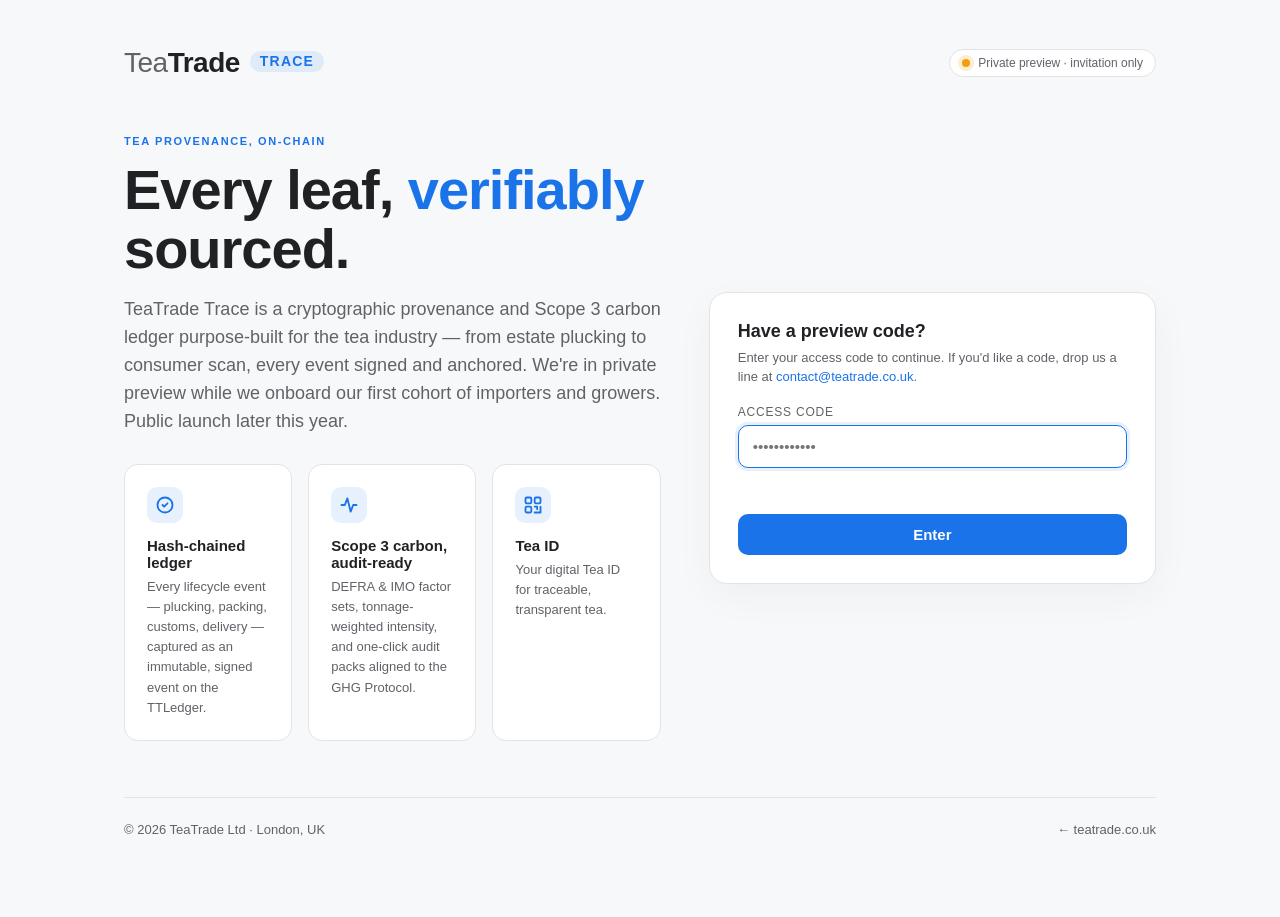
<file: audit.html>
<!DOCTYPE html>
<html lang="en">
<head>
  <script src="./js/site-gate.js"></script>
  <meta charset="UTF-8" />
  <meta name="viewport" content="width=device-width, initial-scale=1.0" />
  <title>Audit Pack · TeaTrade Trace</title>
  <meta name="description" content="GHG-Protocol Scope 3 audit report — TeaTrade Trace." />
  <meta name="theme-color" content="#1a73e8" />
  <link rel="icon" type="image/png" href="./images/favicon.png" />
  <!-- Social share -->
  <meta property="og:type" content="website" />
  <meta property="og:site_name" content="TeaTrade Trace" />
  <meta property="og:title" content="Audit Pack · TeaTrade Trace" />
  <meta property="og:description" content="GHG-Protocol Scope 3 audit report — TeaTrade Trace." />
  <meta property="og:url" content="https://trace.teatrade.co.uk/audit.html" />
  <meta property="og:image" content="https://trace.teatrade.co.uk/images/social-share.png" />
  <meta property="og:image:alt" content="TeaTrade Trace — verifiable tea provenance" />
  <meta name="twitter:card" content="summary_large_image" />
  <meta name="twitter:image" content="https://trace.teatrade.co.uk/images/social-share.png" />
  <link rel="preconnect" href="https://fonts.googleapis.com">
  <link rel="preconnect" href="https://fonts.gstatic.com" crossorigin>
  <link href="https://fonts.googleapis.com/css2?family=Roboto:wght@400;500;700&family=JetBrains+Mono:wght@400;500&display=swap" rel="stylesheet">
  <link rel="stylesheet" href="./css/dashboard.css" />
</head>
<body class="trace-page audit-page" data-page="audit">

  <header class="audit-top" role="banner">
    <a href="./index.html" class="audit-top__brand" aria-label="TeaTrade Trace home">
      <h1 class="tt-wordmark">Tea<span class="tt-wordmark__trade">Trade</span><span class="tt-wordmark__trace">TRACE</span></h1>
    </a>
    <div class="audit-top__actions">
      <span class="audit-top__verify" id="auditChainBadge">
        <span class="audit-top__dot is-good"></span>
        <span>Hash-anchored · Independent assurance ready</span>
      </span>
      <button class="btn btn--ghost" onclick="window.print()">Print / Save PDF</button>
    </div>
  </header>

  <main class="audit-shell">

    <!-- Cover -->
    <section class="audit-cover">
      <p class="eyebrow" id="auditPeriodEyebrow">Reporting period · —</p>
      <h2 class="audit-cover__title">Scope 3 Carbon Audit Pack</h2>
      <p class="audit-cover__sub" id="auditCoverSub">
        GHG-Protocol Corporate Value Chain (Scope 3) Standard · Categories 1, 4, 9 &amp; 11.
        Activity factors sourced from DEFRA 2026 and IMO MEPC.337(76).
        All events anchored on-chain at issuance.
      </p>
      <div class="audit-cover__meta" id="auditCoverMeta"></div>
    </section>

    <!-- Headline KPIs -->
    <section class="audit-kpis" id="auditKpis"></section>

    <!-- Executive summary -->
    <section class="audit-section">
      <h3 class="audit-section__title">Executive summary</h3>
      <p class="audit-section__sub" id="auditExecSummary">—</p>
    </section>

    <!-- Breakdown -->
    <section class="audit-section">
      <h3 class="audit-section__title">Emissions breakdown — selected stages</h3>
      <p class="audit-section__sub">Each stage corresponds to a recorded TTLedger event type. Percentages are of the in-scope total.</p>
      <ul class="breakdown-list" id="auditBreakdown"></ul>
    </section>

    <!-- Lots in scope (overview table) -->
    <section class="audit-section">
      <h3 class="audit-section__title">Lots in scope</h3>
      <p class="audit-section__sub" id="auditLotsSub">Lots whose ledger events fall within the reporting period and selected stages.</p>
      <table class="ledger-table audit-ledger" id="auditLotsTable">
        <thead>
          <tr>
            <th>Lot ID</th>
            <th>Estate</th>
            <th>Weight</th>
            <th>Sea miles</th>
            <th>Carbon</th>
            <th>Intensity</th>
            <th>Hash</th>
          </tr>
        </thead>
        <tbody id="auditLotsBody"></tbody>
      </table>
    </section>

    <!-- Detail trail — full per-lot breakdown -->
    <section class="audit-section">
      <h3 class="audit-section__title">Detail trail · per-lot custody chain</h3>
      <p class="audit-section__sub" id="auditDetailSub">For each lot in scope, a complete event-by-event trail captured from the TTLedger, with hash anchors and actor signatures.</p>
      <div id="auditDetailList" class="audit-detail-list"></div>
    </section>

    <!-- Methodology -->
    <section class="audit-section">
      <h3 class="audit-section__title">Methodology &amp; conversion factors</h3>
      <p class="audit-section__sub">All emissions are calculated using primary activity data captured at ledger event time, multiplied by the published DEFRA 2026 and IMO MEPC.337(76) factors.</p>
      <pre class="method-block">co2(lot) = Σ(
  cultivation     · estate_factor[country, grade, energy mix]    // primary
  + factory_kWh   · grid_factor[country, year]                   // primary
  + inland_road   · DEFRA 2026 (HGV, payload, miles)
  + sea_freight   · IMO_EEDI(vessel, payload, route)
  + bulk_pack     · material_factor[sack | chest | IBC]
  + blend_pack    · sku_factor[format, material]
  + retail_dist   · DEFRA 2026 (HGV last-mile)
  + warehouse     · scope2_avg
)</pre>
    </section>

    <!-- Assurance -->
    <section class="audit-section audit-section--assurance">
      <h3 class="audit-section__title">Assurance &amp; chain anchor</h3>
      <div class="audit-assurance">
        <div>
          <p class="audit-assurance__label">Audit pack ID</p>
          <p class="audit-assurance__value" id="auditPackId">—</p>
        </div>
        <div>
          <p class="audit-assurance__label">Generated</p>
          <p class="audit-assurance__value" id="auditGeneratedAt">—</p>
        </div>
        <div>
          <p class="audit-assurance__label">Independent assurance</p>
          <p class="audit-assurance__value">EcoCert · ISAE 3000</p>
        </div>
        <div>
          <p class="audit-assurance__label">Block reference</p>
          <p class="audit-assurance__value"><a href="./api.html">#18,402,119</a></p>
        </div>
      </div>
    </section>

    <footer class="audit-footer">
      <p>This audit pack is generated from primary supply-chain data captured by TeaTrade Trace and is ready for independent assurance review under ISAE 3000.</p>
      <p>© <span id="auditYear"></span> TeaTrade Ltd · TeaTrade Trace</p>
    </footer>

  </main>

  <script src="./js/data.js"></script>
  <script src="./js/audit.js" defer></script>
</body>
</html>
</file>
<file: css/dashboard.css>
/* =====================================================================
   TeaTrade Trace · Importer Dashboard
   Global chrome (header/footer/search/nav/ticker) faithfully replicates
   teatrade.co.uk · Roboto everywhere · 1280px shell · Google-style nav.
   ===================================================================== */

/* ---------- Parent site design tokens (copied from teatrade.co.uk) ---- */
:root {
  --bg:       #f8f9fa;
  --panel:    #ffffff;
  --text:     #202124;
  --muted:    #5f6368;
  --border:   #e0e0e0;
  --accent:   #1a73e8;
  --learning: #1e8e3e;
  --recipes:  #ea8500;
  --reviews:  #7f39fb;
  --hub:      #1a73e8;

  /* Trace-only extensions */
  --accent-hi:    #3b8cff;
  --accent-glow:  rgba(26,115,232,0.28);
  --accent-soft:  rgba(26,115,232,0.10);
  --verified:     #1e8e3e;
  --verified-hi:  #34a853;
  --verified-glow:rgba(30,142,62,0.28);
  --verified-soft:rgba(30,142,62,0.10);
  --warn:         #c77700;

  --shadow-sm: 0 1px 2px rgba(32,33,36,.05), 0 1px 3px rgba(32,33,36,.06);
  --shadow-md: 0 2px 6px rgba(32,33,36,.06), 0 4px 16px rgba(32,33,36,.06);
  --shadow-lg: 0 20px 40px -20px rgba(26,115,232,.18), 0 8px 24px -12px rgba(32,33,36,.10);

  --ease: cubic-bezier(.22,1,.36,1);
  --font-sans: Roboto, -apple-system, BlinkMacSystemFont, "Segoe UI", sans-serif;
  --font-mono: "JetBrains Mono", ui-monospace, SFMono-Regular, Menlo, monospace;
}

* { box-sizing: border-box; }

body.trace-page {
  margin: 0;
  font-family: var(--font-sans);
  color: var(--text);
  background: var(--bg);
  line-height: 1.55;
  -webkit-font-smoothing: antialiased;
  text-rendering: optimizeLegibility;
  min-height: 100vh;
}

/* =====================================================================
   GLOBAL HEADER  (matches teatrade.co.uk .site-header exactly)
   ===================================================================== */
/* The chrome wrapper must use display:contents so the sticky header's
   containing block is the body, not the wrapper div (which is only as
   tall as the header itself and would scroll away). */
#tt-chrome-top { display: contents; }

.site-header {
  background-color: #fff;
  border-bottom: 1px solid #ebebeb;
  padding: 0 24px;
  position: sticky;
  top: 0;                 /* ticker.js bumps this to 36px at runtime */
  z-index: 100;
}

.header-top-bar {
  display: flex;
  align-items: center;
  justify-content: space-between;
  height: 64px;
  max-width: 1280px;
  margin: 0 auto;
  gap: 0;
}

/* Logo --- matches inline style used on main domain, but with Trace suffix */
.header-logo { text-decoration: none; flex-shrink: 0; }
.tt-wordmark {
  margin: 0;
  font-family: var(--font-sans);
  font-size: 30px;
  font-weight: 500;
  line-height: 1.2;
  letter-spacing: -0.5px;
  color: #5f6368;
  white-space: nowrap;
}
.tt-wordmark__trade { color: var(--text); font-weight: 700; }
.tt-wordmark__trace {
  display: inline-flex; align-items: center;
  margin-left: 10px;
  padding: 3px 10px;
  background: rgba(26,115,232,.10);
  color: var(--accent);
  font-size: 0.5em;
  font-weight: 700;
  letter-spacing: 1.2px;
  border-radius: 999px;
  vertical-align: middle;
  position: relative;
  top: -3px;
}

/* Search bar — dimensions MUST match omni-modal collapsed state */
.header-search-wrapper {
  flex-grow: 1;
  display: flex;
  justify-content: center;
  align-items: center;
  padding: 0 40px;
  min-width: 0;
  flex-shrink: 0;
  flex-basis: 0;
  position: relative;
}
.header-search-bar {
  width: 100%;
  max-width: 720px;
  height: 44px;
  padding: 0 90px 0 16px;
  font-size: 16px;
  font-family: var(--font-sans);
  color: var(--text);
  border-radius: 24px;
  background-color: #ffffff;
  border: 1px solid #dfe1e5;
  box-sizing: border-box;
  cursor: text;
  transition: box-shadow .2s var(--ease), border-color .2s var(--ease);
}
.header-search-bar::placeholder { color: #5f6368; }
.header-search-bar:hover { box-shadow: 0 1px 6px rgba(32,33,36,.1); border-color: transparent; }
.header-search-bar:focus { outline: none; box-shadow: 0 1px 6px rgba(32,33,36,.1); border-color: transparent; }
@media (min-width: 901px) { .header-search-bar { min-width: 500px; } }

/* ⌘K affordance inside the search bar (absolute, non-interactive) */
.header-search-bar__kbd {
  position: absolute;
  right: calc(50% - 360px + 14px);  /* aligns to right edge of the 720px-wide bar */
  top: 50%; transform: translateY(-50%);
  display: inline-flex; gap: 3px;
  pointer-events: none;
}
.header-search-bar__kbd kbd {
  font: 500 11px/1 var(--font-mono);
  padding: 4px 6px;
  background: #f1f3f4;
  border: 1px solid #dfe1e5;
  border-radius: 4px;
  color: #5f6368;
}
@media (max-width: 1280px) {
  .header-search-bar__kbd { right: 52px; }
}

/* user actions (signup/login icons) — main-domain style */
.user-actions { display: flex; align-items: center; gap: 18px; flex-shrink: 0; }
.user-actions a {
  color: #4a4a4a;
  line-height: 0;
  transition: opacity .2s var(--ease);
}
.user-actions a:hover { opacity: .7; }

/* Mobile toggles */
.mobile-menu-toggle, .mobile-search-icon {
  display: none;
  cursor: pointer;
  padding: 8px;
  background: none;
  border: none;
}
.mobile-menu-toggle svg, .mobile-search-icon svg {
  width: 24px; height: 24px; color: #5f6368;
}

/* Secondary nav — Google-style underline, 48px, 25px gap */
.secondary-nav { max-width: 1280px; margin: 0 auto; }
.secondary-nav ul {
  list-style: none;
  padding: 0; margin: 0;
  display: flex;
  gap: 25px;
  height: 48px;
  align-items: center;
  overflow-x: auto;
}
.secondary-nav a {
  font-family: var(--font-sans);
  font-size: 14px;
  color: #5f6368;
  padding-bottom: 8px;
  font-weight: 500;
  text-decoration: none;
  border-bottom: 3px solid transparent;
  white-space: nowrap;
  transition: color .2s var(--ease);
}
.secondary-nav a.active { color: var(--accent); border-bottom: 3px solid var(--accent); }
.secondary-nav a:not(.active):hover { color: #3c4043; }
.secondary-nav__divider {
  flex: 0 0 1px;
  align-self: stretch;
  margin: 10px 4px;
  background: var(--border);
}
html[data-theme="dark"] .secondary-nav__divider { background: #1f242d; }

@media (max-width: 768px) {
  .user-actions { gap: 0; margin-left: auto; }
  .user-actions a { display: none; }
  .mobile-search-icon, .mobile-menu-toggle { display: block; margin-left: 12px; }
  .header-search-wrapper { display: none; }
  .header-search-bar__kbd { display: none; }
}

/* =====================================================================
   OMNI-SEARCH  —  starts as the pill, expands in place
   Dimensions/position MUST match .header-search-bar exactly.
   ===================================================================== */
.omni-backdrop {
  position: fixed;
  inset: 0;
  z-index: 10000;
  display: flex;
  align-items: flex-start;
  justify-content: center;
  /* JS sets --omni-top to the exact offsetTop of the header search bar */
  padding-top: var(--omni-top, 46px);
  background: rgba(15,17,21,0.25);
  backdrop-filter: blur(14px) saturate(140%);
  -webkit-backdrop-filter: blur(14px) saturate(140%);
  opacity: 0;
  pointer-events: none;
  transition: opacity 220ms ease;
}
.omni-backdrop.active { opacity: 1; pointer-events: auto; }

.omni-modal {
  width: 100%;
  max-width: 720px;        /* MATCHES header-search-bar */
  margin: 0 40px;          /* MATCHES header-search-wrapper horizontal padding */
  background: #fff;
  border: 1px solid #dfe1e5;
  border-radius: 24px;     /* MATCHES pill radius when collapsed */
  box-shadow: 0 1px 6px rgba(32,33,36,.1);
  overflow: hidden;
  opacity: 0;
  max-height: 44px;        /* MATCHES header-search-bar height */
  display: flex;
  flex-direction: column;
  color: var(--text);
  font-family: var(--font-sans);
  transition: border-radius 260ms var(--ease),
              box-shadow 260ms ease,
              max-height 320ms var(--ease),
              opacity 160ms ease,
              border-color 200ms ease;
}
.omni-backdrop.active .omni-modal { opacity: 1; }
.omni-modal.state-initial    { max-height: 44px;  border-radius: 24px; }
.omni-modal.state-quick,
.omni-modal.state-ai         { max-height: 70vh;  border-radius: 18px; box-shadow: 0 30px 80px -20px rgba(32,33,36,.35), 0 10px 30px -10px rgba(32,33,36,.15); }

.omni-input-row {
  display: flex; align-items: center;
  gap: 12px;
  padding: 0 16px;
  height: 44px;
  flex-shrink: 0;
  border-bottom: 1px solid transparent;
  transition: border-color 200ms ease;
}
.omni-modal:not(.state-initial) .omni-input-row { border-bottom-color: var(--border); }
.omni-icon-search { color: var(--muted); flex-shrink: 0; }
.omni-input {
  flex: 1; min-width: 0;
  border: 0; outline: 0; background: transparent;
  font-family: var(--font-sans);
  font-size: 16px; color: var(--text);
}
.omni-input::placeholder { color: var(--muted); }

.omni-ai-chip {
  font-size: 10px; font-weight: 700; letter-spacing: .08em;
  padding: 3px 7px; border-radius: 4px;
  color: #fff;
  background: linear-gradient(135deg, var(--accent), var(--learning));
}
.omni-kbd, .omni-kbd-row kbd {
  font-family: var(--font-mono);
  font-size: 11px;
  padding: 3px 7px; border-radius: 5px;
  background: #f1f3f4;
  border: 1px solid #dfe1e5;
  color: var(--muted);
  line-height: 1;
}
.omni-close {
  background: transparent; border: 0;
  color: var(--muted);
  font-size: 24px; line-height: 1;
  cursor: pointer;
  padding: 4px 8px;
  border-radius: 6px;
  transition: background .15s ease;
}
.omni-close:hover { background: #f1f3f4; color: var(--text); }
.omni-modal.state-initial .omni-close,
.omni-modal.state-initial .omni-kbd { display: none; }

.omni-body { overflow-y: auto; overscroll-behavior: contain; flex: 1; }
.omni-empty { padding: 28px 22px 32px; display: none; }
.omni-modal.state-initial .omni-empty { display: block; }
.omni-empty-title { font-size: 14px; font-weight: 500; color: var(--text); margin-bottom: 6px; }
.omni-empty-hint  { font-size: 13px; color: var(--muted); line-height: 1.6; }
.omni-empty-hint span { color: var(--text); background: #f1f3f4; padding: 1px 6px; border-radius: 4px; }
.omni-kbd-row     { margin-top: 18px; display: flex; align-items: center; gap: 6px; font-size: 12px; color: var(--muted); }

.omni-quick-results { display: none; padding: 8px; }
.omni-modal.state-quick .omni-quick-results { display: block; }
.omni-quick-results button {
  width: 100%; text-align: left;
  display: flex; align-items: center; gap: 12px;
  padding: 10px 12px;
  background: transparent; border: 0;
  border-radius: 10px;
  font: 400 14px/1.3 var(--font-sans);
  color: var(--text);
  cursor: pointer;
}
.omni-quick-results button:hover { background: #f1f3f4; }
.omni-quick-results .qr-type {
  font-size: 10px; font-weight: 700; letter-spacing: .06em; text-transform: uppercase;
  color: var(--accent);
  background: var(--accent-soft);
  padding: 2px 7px; border-radius: 5px;
  min-width: 60px; text-align: center;
}

.omni-ai-wrap { display: none; padding: 22px 24px 24px; }
.omni-modal.state-ai .omni-ai-wrap { display: block; }
.omni-ai-header { display: flex; align-items: center; gap: 10px; margin-bottom: 14px; }
.omni-ai-badge {
  font-size: 10px; font-weight: 700; letter-spacing: .08em; text-transform: uppercase;
  color: #fff;
  background: linear-gradient(135deg, #1a73e8, #8e44ad);
  padding: 4px 9px; border-radius: 999px;
}
.omni-ai-sub  { font-size: 12px; color: var(--muted); }
.omni-ai-text {
  font-size: 15px; line-height: 1.65; color: var(--text);
  min-height: 40px;
  padding: 14px 16px;
  background: #f8f9fa;
  border: 1px solid var(--border);
  border-radius: 12px;
  white-space: pre-wrap;
}
.omni-bento-label {
  font-size: 11px; font-weight: 600; letter-spacing: .08em; text-transform: uppercase;
  color: var(--muted);
  margin: 22px 0 10px;
}
.omni-bento-grid { display: grid; grid-template-columns: repeat(auto-fit, minmax(160px, 1fr)); gap: 10px; }
.omni-bento-grid a {
  display: block; padding: 12px 14px;
  background: #f8f9fa;
  border: 1px solid var(--border);
  border-radius: 12px;
  text-decoration: none;
  color: var(--text);
  font-size: 13px;
  transition: all .15s var(--ease);
}
.omni-bento-grid a:hover { border-color: var(--accent); background: var(--accent-soft); }

@media (max-width: 560px) {
  .omni-backdrop { padding-top: 6vh; }
  .omni-modal { margin: 0 12px; }
  .omni-kbd { display: none; }
}

/* =====================================================================
   SHELL + DASHBOARD  (max-width matches main domain 1280px)
   ===================================================================== */
.trace-shell {
  max-width: 1280px;
  margin: 0 auto;
  padding: 32px 24px 48px;
}

/* Welcome */
.welcome-bar { display: flex; flex-direction: column; gap: 24px; margin-bottom: 24px; }
.welcome-bar__header {
  display: flex;
  align-items: flex-start;
  justify-content: space-between;
  gap: 24px;
  flex-wrap: wrap;
}
.welcome-bar__actions {
  display: flex;
  align-items: center;
  gap: 12px;
  flex-shrink: 0;
}
@media (max-width: 640px) {
  .welcome-bar__actions { width: 100%; }
  .welcome-bar__actions .btn { flex: 1; justify-content: center; }
}
.eyebrow {
  margin: 0 0 8px;
  font-size: 12px; font-weight: 500;
  letter-spacing: .1em; text-transform: uppercase;
  color: var(--muted);
}
.eyebrow__env { color: var(--verified); }
.welcome-bar__title {
  margin: 0 0 4px;
  font-family: var(--font-sans);
  font-size: 28px; font-weight: 500;
  letter-spacing: -0.5px;
  line-height: 1.2;
  color: var(--text);
}
.accent-text { color: var(--text); position: relative; }
.accent-text::after {
  content: ''; display: inline-block;
  width: 8px; height: 8px; margin-left: 10px;
  border-radius: 50%;
  background: var(--verified);
  box-shadow: 0 0 10px var(--verified-glow);
  transform: translateY(-4px);
  animation: pulse 2.4s var(--ease) infinite;
}
.welcome-bar__subtitle { margin: 0; color: var(--muted); font-size: 14px; }

.kpi-row { display: grid; grid-template-columns: repeat(4, 1fr); gap: 16px; }
@media (max-width: 1024px) { .kpi-row { grid-template-columns: repeat(2, 1fr); } }
@media (max-width: 560px)  { .kpi-row { grid-template-columns: 1fr; } }
.kpi-card {
  padding: 20px;
  background: var(--panel);
  border: 1px solid var(--border);
  border-radius: 12px;
  display: flex; flex-direction: column; gap: 8px;
  transition: box-shadow .25s var(--ease), transform .25s var(--ease);
}
.kpi-card:hover { box-shadow: var(--shadow-md); transform: translateY(-1px); }
.kpi-card__label {
  font-size: 11px; font-weight: 500;
  letter-spacing: .08em; text-transform: uppercase;
  color: var(--muted);
}
.kpi-card__value {
  font-family: var(--font-sans);
  font-size: 28px; font-weight: 500;
  letter-spacing: -0.5px; line-height: 1;
  color: var(--text);
}
.kpi-card__value small { font-size: 14px; font-weight: 400; color: var(--muted); margin-left: 4px; }
.kpi-card__delta { font-size: 12px; color: var(--muted); display: inline-flex; align-items: center; gap: 6px; }
.kpi-card__delta--up { color: var(--accent); }
.kpi-card__delta--verified { color: var(--verified); font-weight: 500; }

/* Bento grid */
.bento-grid-main {
  display: grid;
  grid-template-columns: repeat(3, 1fr);
  gap: 20px;
}
.bento-card--ledger { grid-column: span 2; grid-row: span 2; }
.bento-card--action { grid-column: span 1; grid-row: span 2; }
.bento-card--carbon { grid-column: span 2; }
.bento-card--chain  { grid-column: span 1; }
@media (max-width: 1100px) {
  .bento-grid-main { grid-template-columns: 1fr; }
  .bento-card--ledger, .bento-card--action, .bento-card--carbon, .bento-card--chain {
    grid-column: 1; grid-row: auto;
  }
}

.bento-card {
  position: relative;
  background: var(--panel);
  border: 1px solid var(--border);
  border-radius: 16px;
  padding: 24px;
  display: flex; flex-direction: column; gap: 18px;
  overflow: hidden;
  transition: box-shadow .3s var(--ease);
}
.bento-card:hover { box-shadow: var(--shadow-md); }
.bento-card__header { display: flex; align-items: flex-start; justify-content: space-between; gap: 16px; flex-wrap: wrap; }
.bento-card__title {
  margin: 0 0 4px;
  font-family: var(--font-sans);
  font-size: 18px; font-weight: 500;
  letter-spacing: -0.3px;
  color: var(--text);
}
.bento-card__title--sm { font-size: 15px; }
.bento-card__meta { margin: 0; font-size: 13px; color: var(--muted); }
.bento-card__footer {
  display: flex; align-items: center; justify-content: space-between;
  padding-top: 16px; border-top: 1px solid var(--border);
  font-size: 13px;
}
.bento-card__footer--split { gap: 32px; }
.bento-card__footer--split div { display: flex; flex-direction: column; gap: 4px; }
.bento-card__footer--split strong { font-size: 18px; font-weight: 500; color: var(--text); }
.muted-text   { color: var(--muted); font-size: 12px; }
.accent-green { color: var(--verified); }
.ghost-link   { color: var(--accent); text-decoration: none; font-weight: 500; font-size: 13px; }
.ghost-link:hover { text-decoration: underline; }

.filter-pills {
  display: inline-flex; gap: 2px; padding: 3px;
  background: #f1f3f4; border-radius: 8px;
}
.pill {
  background: transparent; border: 0;
  color: var(--muted);
  font: 500 12px/1 var(--font-sans);
  padding: 7px 12px; border-radius: 6px;
  cursor: pointer; transition: background .2s var(--ease), color .2s var(--ease);
}
.pill:hover { color: var(--text); }
.pill--active { background: #fff; color: var(--text); box-shadow: var(--shadow-sm); }

.chip {
  display: inline-flex; align-items: center; gap: 6px;
  padding: 4px 10px; border-radius: 999px;
  font-size: 11px; font-weight: 600; letter-spacing: .04em; text-transform: uppercase;
}
.chip--verified { background: var(--verified-soft); color: var(--verified); }
.chip--live     { background: var(--accent-soft);   color: var(--accent); }

/* Ledger table */
.ledger-table-wrap { flex: 1; margin: 0 -24px; overflow-x: auto; }
.ledger-table { width: 100%; min-width: 720px; border-collapse: collapse; font-size: 13.5px; }
.ledger-table thead th {
  text-align: left; padding: 12px 24px;
  font-size: 11px; font-weight: 600;
  letter-spacing: .1em; text-transform: uppercase;
  color: var(--muted);
  border-top: 1px solid var(--border);
  border-bottom: 1px solid var(--border);
  background: #f8f9fa;
}
.ledger-table tbody td {
  padding: 16px 24px;
  border-bottom: 1px solid var(--border);
  vertical-align: middle;
  color: var(--text);
}
.ledger-table tbody tr { transition: background .2s var(--ease); }
.ledger-table tbody tr:hover { background: #f8f9fa; }
.ledger-table tbody tr:last-child td { border-bottom: 0; }

.batch-id, code {
  font-family: var(--font-mono);
  font-size: 12.5px;
  color: var(--text);
}
.estate { display: inline-flex; align-items: center; gap: 8px; font-weight: 500; color: var(--text); }
.verified-icon {
  width: 16px; height: 16px; fill: var(--verified);
  filter: drop-shadow(0 0 4px var(--verified-glow));
  flex-shrink: 0;
}

.status { display: inline-flex; align-items: center; gap: 8px; font-size: 13px; font-weight: 500; }
.status__dot { width: 7px; height: 7px; border-radius: 50%; background: currentColor; }
.status--transit { color: var(--accent); }
.status--port    { color: var(--warn); }
.status--cleared { color: var(--verified); }
.status--transit .status__dot { animation: pulseBlue 1.8s var(--ease) infinite; }

.carbon { font-variant-numeric: tabular-nums; color: var(--text); font-weight: 500; }
.carbon small { color: var(--muted); font-weight: 400; margin-left: 2px; }
.carbon--calculating { display: inline-flex; align-items: center; gap: 8px; color: var(--muted); font-style: italic; font-weight: 400; }
.carbon--verified { color: var(--verified); }
.carbon--verified::after { content: ' ✓'; color: var(--verified); }
.spinner {
  width: 12px; height: 12px; border-radius: 50%;
  border: 1.5px solid var(--border);
  border-top-color: var(--accent);
  animation: spin .9s linear infinite;
}

.row-action {
  background: transparent;
  border: 1px solid var(--border);
  color: var(--muted);
  width: 28px; height: 28px; border-radius: 6px;
  cursor: pointer; font-size: 16px;
  transition: all .2s var(--ease);
}
.row-action:hover { color: var(--accent); border-color: var(--accent); background: var(--accent-soft); }

/* Action panel */
.bento-card--action {
  background: var(--panel);
}
.action-panel { flex: 1; display: flex; flex-direction: column; position: relative; }
.action-panel__view { display: flex; flex-direction: column; gap: 18px; animation: fadeUp .4s var(--ease); }
.action-panel__view[hidden] { display: none; }

.action-panel__tag {
  display: inline-flex; align-items: center; gap: 8px;
  font-size: 11px; font-weight: 600;
  letter-spacing: .08em; text-transform: uppercase;
  color: var(--accent);
  align-self: flex-start;
  padding: 5px 10px;
  background: var(--accent-soft);
  border-radius: 999px;
}
.action-panel__title {
  margin: 0;
  font-family: var(--font-sans);
  font-size: 20px; font-weight: 500;
  letter-spacing: -0.3px; line-height: 1.3;
  color: var(--text);
}
.action-panel__shipment {
  display: grid; grid-template-columns: 1fr 1fr;
  gap: 14px 20px; padding: 16px;
  background: #f8f9fa;
  border: 1px solid var(--border);
  border-radius: 10px;
}
.shipment-meta { display: flex; flex-direction: column; gap: 4px; min-width: 0; }
.shipment-meta__label {
  font-size: 10px; font-weight: 600; letter-spacing: .08em; text-transform: uppercase;
  color: var(--muted);
}
.shipment-meta span:not(.shipment-meta__label) {
  font-size: 13px; color: var(--text); font-weight: 500;
  overflow: hidden; text-overflow: ellipsis; white-space: nowrap;
}
.action-panel__copy { margin: 0; color: var(--muted); font-size: 13.5px; line-height: 1.55; }
.action-panel__fine { margin: 0; font-size: 12px; color: var(--muted); text-align: center; }
.action-panel__fine strong { color: var(--text); font-family: var(--font-mono); font-weight: 500; }

/* Buttons */
.btn {
  display: inline-flex; align-items: center; justify-content: center; gap: 10px;
  height: 44px; padding: 0 20px;
  border: 0; border-radius: 10px;
  font: 500 14px/1 var(--font-sans);
  cursor: pointer; color: #fff;
  text-decoration: none;
  transition: transform .2s var(--ease), box-shadow .3s var(--ease);
  white-space: nowrap;
}
.btn:hover { text-decoration: none; }
.btn:disabled { opacity: .6; cursor: not-allowed; }
.btn--primary {
  background: linear-gradient(180deg, var(--accent-hi) 0%, var(--accent) 100%);
  box-shadow: 0 1px 0 rgba(255,255,255,.3) inset, 0 -1px 0 rgba(0,0,0,.12) inset, 0 8px 20px -6px var(--accent-glow);
}
.btn--primary:hover { transform: translateY(-1px); box-shadow: 0 1px 0 rgba(255,255,255,.35) inset, 0 -1px 0 rgba(0,0,0,.12) inset, 0 14px 28px -6px var(--accent-glow); }
.btn--glow {
  position: relative; width: 100%; height: 52px; font-size: 15px; font-weight: 500;
  overflow: hidden; isolation: isolate;
}
.btn--glow::before {
  content: ''; position: absolute; inset: -2px; border-radius: inherit;
  background: conic-gradient(from 0deg, transparent 0 70%, var(--accent-hi) 85%, transparent 100%);
  z-index: -1; animation: spin 3s linear infinite; opacity: .9;
}
.btn--glow::after {
  content: ''; position: absolute; inset: 1px; border-radius: 9px;
  background: linear-gradient(180deg, var(--accent-hi) 0%, var(--accent) 100%);
  z-index: -1;
}
.btn__icon { display: inline-flex; }
.btn--ghost {
  background: transparent; color: var(--text);
  border: 1px solid var(--border); box-shadow: none;
}
.btn--ghost:hover { background: #f1f3f4; }

/* Terminal */
.terminal {
  background: #0b0d10;
  border: 1px solid #1f2328;
  border-radius: 10px;
  overflow: hidden;
  box-shadow: 0 20px 40px -20px rgba(32,33,36,.35);
}
.terminal__header {
  display: flex; align-items: center; gap: 6px;
  padding: 10px 14px;
  background: #13161a;
  border-bottom: 1px solid #1f2328;
}
.terminal__dot { width: 10px; height: 10px; border-radius: 50%; background: #2a2e33; }
.terminal__dot:nth-child(1) { background: #ff5f57; }
.terminal__dot:nth-child(2) { background: #febc2e; }
.terminal__dot:nth-child(3) { background: #28c840; }
.terminal__title { margin-left: 10px; font: 500 11px/1 var(--font-mono); color: #8a929c; }
.terminal__log {
  margin: 0; padding: 18px 20px; list-style: none; min-height: 260px;
  font: 400 13px/1.9 var(--font-mono);
  color: #5cf4a8;
  text-shadow: 0 0 10px rgba(92,244,168,.18);
}
.terminal__log li { display: flex; gap: 10px; opacity: 0; transform: translateY(4px); animation: fadeUp .35s var(--ease) forwards; }
.terminal__log li::before { content: '›'; color: #3b8cff; }
.terminal__log li.is-current::after {
  content: ''; display: inline-block;
  width: 8px; height: 14px; margin-left: 6px;
  background: #5cf4a8;
  animation: caret 1s steps(1) infinite;
  align-self: center;
}
.terminal__log li.is-done { color: #a9b3bd; text-shadow: none; }
.terminal__log li.is-done::before { content: '✓'; color: #5cf4a8; }

/* Success */
.success-header { text-align: center; display: flex; flex-direction: column; align-items: center; gap: 10px; }
.success-check { width: 56px; height: 56px; color: var(--verified); filter: drop-shadow(0 0 10px var(--verified-glow)); animation: popIn .5s var(--ease); }
.success-check circle { stroke-dasharray: 151; stroke-dashoffset: 151; animation: draw .6s var(--ease) forwards; }
.success-check path   { stroke-dasharray: 48;  stroke-dashoffset: 48;  animation: draw .4s .4s var(--ease) forwards; }
.success-burst {
  position: absolute; top: 40px; left: 50%;
  width: 320px; height: 320px; transform: translateX(-50%);
  background: radial-gradient(circle, var(--verified-glow) 0%, transparent 60%);
  opacity: 0; animation: burst 1.2s var(--ease);
  pointer-events: none;
}
.hash-pill { padding: 2px 8px; background: var(--verified-soft); border-radius: 6px; color: var(--verified); }

.qr-frame { padding: 20px; background: #fff; border-radius: 10px; border: 1px solid var(--border); display: flex; flex-direction: column; align-items: center; gap: 12px; animation: fadeUp .5s .2s both var(--ease); }
.qr-mock  { position: relative; width: 180px; height: 180px; }
.qr-mock__grid { width: 100%; height: 100%; display: grid; grid-template: repeat(21, 1fr) / repeat(21, 1fr); gap: 1px; }
.qr-mock__grid span { background: #0a0a0a; }
.qr-mock__grid span.off { background: transparent; }
.qr-mock__corner {
  position: absolute; width: 38px; height: 38px;
  border: 6px solid #0a0a0a; border-radius: 3px;
  background: linear-gradient(#0a0a0a, #0a0a0a) center/14px 14px no-repeat, #fff;
}
.qr-mock__corner--tl { top: 0; left: 0; }
.qr-mock__corner--tr { top: 0; right: 0; }
.qr-mock__corner--bl { bottom: 0; left: 0; }
.qr-caption { margin: 0; font-size: 11px; color: var(--muted); letter-spacing: .04em; text-transform: uppercase; }
.success-actions { display: grid; grid-template-columns: 1fr auto; gap: 10px; }

/* Side widgets */
.sparkline { height: 100px; width: 100%; }
.sparkline svg { width: 100%; height: 100%; }
.chain-stats { list-style: none; margin: 0; padding: 0; display: flex; flex-direction: column; gap: 10px; font-size: 13px; }
.chain-stats li {
  display: flex; align-items: center; justify-content: space-between;
  padding: 10px 12px;
  background: #f8f9fa;
  border: 1px solid var(--border);
  border-radius: 8px;
}
.chain-stats li span { color: var(--muted); }
.chain-stats li code { color: var(--text); }

/* Atoms */
.pulse-dot { display: inline-block; width: 7px; height: 7px; border-radius: 50%; background: var(--verified); box-shadow: 0 0 0 0 var(--verified-glow); animation: pulse 2s var(--ease) infinite; }
.pulse-dot--blue { background: var(--accent); box-shadow: 0 0 0 0 var(--accent-glow); animation-name: pulseBlue; }

/* =====================================================================
   FOOTER  (matches teatrade.co.uk .site-footer-minimal exactly)
   ===================================================================== */
.site-footer-minimal {
  text-align: center;
  padding: 24px;
  background: #ffffff;
  border-top: 1px solid #eee;
  margin-top: 40px;
  font-family: var(--font-sans);
  font-size: 14px;
  flex-shrink: 0;
}
.site-footer-minimal a {
  color: #555;
  text-decoration: none;
  margin: 0 12px;
  cursor: pointer;
}
.site-footer-minimal a:hover { color: var(--accent); text-decoration: underline; }
.site-footer-minimal__copy {
  margin-top: 10px;
  font-size: 12px;
  color: var(--muted);
}
@media (max-width: 480px) {
  .site-footer-minimal { padding: 16px 8px; display: flex; justify-content: center; gap: 8px; flex-wrap: wrap; }
  .site-footer-minimal a { font-size: 0.8rem; margin: 0 6px; white-space: nowrap; }
  .site-footer-minimal__copy { flex-basis: 100%; }
}

/* Modal */
.modal-overlay {
  position: fixed; inset: 0;
  background: rgba(32,33,36,0.35);
  backdrop-filter: blur(4px);
  z-index: 1000;
  display: none; align-items: center; justify-content: center;
  padding: 16px;
  opacity: 0; transition: opacity .2s var(--ease);
}
.modal-overlay.is-open { display: flex; opacity: 1; }
.modal-content {
  position: relative;
  width: 100%; max-width: 560px;
  max-height: 80vh; overflow-y: auto;
  background: #fff;
  border: 1px solid var(--border);
  border-radius: 14px;
  box-shadow: 0 40px 80px -20px rgba(32,33,36,.35);
  padding: 32px;
  transform: translateY(-8px); opacity: 0;
  transition: transform .25s var(--ease), opacity .25s var(--ease);
  font-family: var(--font-sans);
}
.modal-overlay.is-open .modal-content { transform: translateY(0); opacity: 1; }
.modal-close {
  position: absolute; top: 12px; right: 12px;
  width: 32px; height: 32px; border-radius: 8px;
  border: 0; background: transparent;
  font-size: 24px; color: var(--muted); cursor: pointer;
}
.modal-close:hover { background: #f1f3f4; color: var(--text); }
.modal-content h3 { margin: 0 0 14px; font-size: 20px; font-weight: 500; letter-spacing: -0.3px; color: var(--text); }
.modal-content h3 .accent { color: var(--accent); }
.modal-content p, .modal-content li { color: var(--text); font-size: 14px; line-height: 1.65; }
.modal-content p { margin: 0 0 12px; color: #3c4043; }
.modal-content ul { padding-left: 20px; margin: 0 0 12px; }
.modal-content a { color: var(--accent); text-decoration: none; }
.modal-content a:hover { text-decoration: underline; }
.modal-status-row { display: flex; align-items: center; gap: 8px; margin: 4px 0 16px; font-size: 13px; color: var(--verified); font-weight: 500; }

/* =====================================================================
   New-Batch wizard form (reuses .modal-overlay / .modal-content)
   ===================================================================== */
.modal-content--wizard { max-width: 600px; padding: 28px 32px 24px; }
.wizard-step { animation: fadeUp .25s var(--ease); }
.wizard-step[hidden] { display: none; }

.tt-form { display: flex; flex-direction: column; gap: 14px; }
.tt-form__row { display: grid; grid-template-columns: 1fr 1fr; gap: 14px; }
.tt-form__field { display: flex; flex-direction: column; gap: 6px; }
.tt-form__label {
  font-size: 11px; font-weight: 600; letter-spacing: .06em;
  text-transform: uppercase; color: var(--muted);
}
.tt-form__hint { font-size: 12px; color: var(--muted); }
.tt-form input[type="text"],
.tt-form input[type="number"],
.tt-form select {
  width: 100%; height: 40px; padding: 0 12px;
  font: inherit; font-size: 14px; color: var(--text);
  background: var(--bg); border: 1px solid var(--border); border-radius: 8px;
  transition: border-color .15s var(--ease), box-shadow .15s var(--ease);
  appearance: none; -webkit-appearance: none;
}
.tt-form select {
  background-image: url("data:image/svg+xml;utf8,<svg xmlns='http://www.w3.org/2000/svg' width='12' height='12' viewBox='0 0 24 24' fill='none' stroke='%235f6368' stroke-width='2.5' stroke-linecap='round' stroke-linejoin='round'><polyline points='6 9 12 15 18 9'/></svg>");
  background-repeat: no-repeat; background-position: right 12px center;
  padding-right: 32px;
}
.tt-form input:focus,
.tt-form select:focus {
  outline: none; border-color: var(--accent);
  box-shadow: 0 0 0 3px var(--accent-glow);
}
.tt-form input:invalid:not(:placeholder-shown) { border-color: #d93025; }

.tt-form__actions {
  display: flex; justify-content: flex-end; gap: 10px;
  margin-top: 8px; padding-top: 16px; border-top: 1px solid var(--border);
}

/* Success state */
.wizard-success { text-align: center; }
.wizard-success__check {
  width: 56px; height: 56px; border-radius: 50%;
  background: var(--accent-soft); color: var(--accent);
  display: inline-flex; align-items: center; justify-content: center;
  margin: 4px auto 14px; animation: popIn .35s var(--ease) both;
}
.wizard-result {
  display: inline-flex; align-items: baseline; gap: 8px;
  padding: 14px 22px;
  background: var(--accent-soft); border: 1px solid var(--border);
  border-radius: 12px; margin: 0 auto 18px;
}
.wizard-result__label {
  font-size: 11px; font-weight: 600; letter-spacing: .08em;
  text-transform: uppercase; color: var(--muted); margin-right: 4px;
}
.wizard-result__value {
  font-family: var(--font-mono); font-size: 32px; font-weight: 500;
  color: var(--accent); letter-spacing: -0.5px; line-height: 1;
}
.wizard-result__unit { font-size: 14px; color: var(--muted); }

.wizard-breakdown {
  list-style: none; margin: 0; padding: 0;
  display: flex; flex-direction: column; gap: 10px;
  text-align: left;
}
.wizard-breakdown li {
  display: grid; grid-template-columns: 1fr auto auto;
  gap: 14px; align-items: center;
  padding: 12px 14px;
  background: var(--bg); border: 1px solid var(--border); border-radius: 10px;
  font-size: 13.5px;
}
.wizard-breakdown__label { color: var(--text); font-weight: 500; }
.wizard-breakdown__sub   { color: var(--muted); font-size: 12px; }
.wizard-breakdown__value {
  font-variant-numeric: tabular-nums; font-family: var(--font-mono);
  color: var(--text); font-weight: 500;
}
.wizard-breakdown__pct   { color: var(--muted); min-width: 40px; text-align: right; font-size: 12px; }

/* Dark theme */
html[data-theme="dark"] .tt-form input,
html[data-theme="dark"] .tt-form select { background: #10141b; border-color: #252a34; color: var(--text); }
html[data-theme="dark"] .tt-form select {
  background-image: url("data:image/svg+xml;utf8,<svg xmlns='http://www.w3.org/2000/svg' width='12' height='12' viewBox='0 0 24 24' fill='none' stroke='%239aa3af' stroke-width='2.5' stroke-linecap='round' stroke-linejoin='round'><polyline points='6 9 12 15 18 9'/></svg>");
}
html[data-theme="dark"] .wizard-breakdown li { background: #10141b; border-color: #252a34; }
html[data-theme="dark"] .tt-form__actions { border-top-color: #252a34; }

/* =====================================================================
   Auth form (in-page sign-in modal · clones main-domain layout)
   ===================================================================== */
.modal-content.auth-form-box { max-width: 420px; padding: 32px; text-align: left; }
.auth-welcome {
  margin: 0 0 6px; font-size: 22px; font-weight: 500;
  letter-spacing: -0.3px; color: var(--text); text-align: center;
}
.auth-welcome .accent { color: var(--accent); }
.auth-sub {
  margin: 0 0 22px; text-align: center;
  font-size: 13px; font-weight: 600; letter-spacing: .08em;
  text-transform: uppercase; color: var(--muted);
}
.auth-form-box .form-group { display: flex; flex-direction: column; gap: 6px; margin-bottom: 14px; }
.auth-form-box .form-group label {
  font-size: 11px; font-weight: 600; letter-spacing: .06em;
  text-transform: uppercase; color: var(--muted);
}
.auth-form-box .form-group input {
  width: 100%; height: 42px; padding: 0 12px;
  font: inherit; font-size: 14px; color: var(--text);
  background: var(--bg); border: 1px solid var(--border); border-radius: 8px;
  transition: border-color .15s var(--ease), box-shadow .15s var(--ease);
}
.auth-form-box .form-group input:focus {
  outline: none; border-color: var(--accent);
  box-shadow: 0 0 0 3px var(--accent-glow);
}
.form-error-message {
  margin: 0 0 10px; min-height: 1em;
  font-size: 12.5px; color: #d93025;
}
.auth-button {
  display: block; width: 100%; height: 44px;
  border: 0; border-radius: 8px; cursor: pointer;
  font: inherit; font-size: 14px; font-weight: 500; color: #fff;
  background: var(--accent);
  box-shadow: 0 1px 0 rgba(255,255,255,.25) inset, 0 -1px 0 rgba(0,0,0,.12) inset, 0 6px 14px -4px var(--accent-glow);
  transition: transform .15s var(--ease), box-shadow .15s var(--ease);
}
.auth-button:hover { transform: translateY(-1px); box-shadow: 0 1px 0 rgba(255,255,255,.35) inset, 0 -1px 0 rgba(0,0,0,.12) inset, 0 14px 28px -6px var(--accent-glow); }

.social-login {
  display: flex; flex-direction: column; gap: 8px;
  margin-top: 18px; padding-top: 18px;
  border-top: 1px solid var(--border);
}
.social-btn {
  width: 100%; height: 42px; padding: 0 14px;
  font: inherit; font-size: 13.5px; font-weight: 500;
  color: var(--text); cursor: pointer;
  background: var(--panel); border: 1px solid var(--border); border-radius: 8px;
  transition: background .15s var(--ease), border-color .15s var(--ease);
}
.social-btn:hover { background: #f1f3f4; border-color: #d2d6dc; }
.google-btn::before    { content: ''; display: inline-block; width: 14px; height: 14px; margin-right: 8px; vertical-align: -2px; background: linear-gradient(45deg,#ea4335 0 50%,#fbbc05 50% 75%,#34a853 75% 100%); border-radius: 50%; }
.facebook-btn::before  { content: 'f'; display: inline-block; width: 16px; height: 16px; margin-right: 8px; line-height: 16px; text-align: center; font-weight: 700; font-family: Georgia,serif; color: #fff; background: #1877f2; border-radius: 3px; }
.apple-btn::before     { content: ''; display: inline-block; width: 12px; height: 14px; margin-right: 8px; vertical-align: -2px; background: var(--text); -webkit-mask: url("data:image/svg+xml;utf8,<svg xmlns='http://www.w3.org/2000/svg' viewBox='0 0 384 512'><path d='M318.7 268.7c-.2-36.7 16.4-64.4 50-84.8-18.8-26.9-47.2-41.7-84.7-44.6-35.5-2.8-74.3 20.7-88.5 20.7-15 0-49.4-19.7-76.4-19.7C63.3 141.2 4 184.8 4 273.5q0 39.3 14.4 81.2c12.8 36.7 59 126.7 107.2 125.2 25.2-.6 43-17.9 75.8-17.9 31.8 0 48.3 17.9 76.4 17.9 48.6-.7 90.4-82.5 102.6-119.3-65.2-30.7-61.7-90-61.7-91.9zm-56.6-164.2c27.3-32.4 24.8-61.9 24-72.5-24.1 1.4-52 16.4-67.9 34.9-17.5 19.8-27.8 44.3-25.6 71.9 26.1 2 49.9-11.4 69.5-34.3z'/></svg>") center/contain no-repeat; mask: url("data:image/svg+xml;utf8,<svg xmlns='http://www.w3.org/2000/svg' viewBox='0 0 384 512'><path d='M318.7 268.7c-.2-36.7 16.4-64.4 50-84.8-18.8-26.9-47.2-41.7-84.7-44.6-35.5-2.8-74.3 20.7-88.5 20.7-15 0-49.4-19.7-76.4-19.7C63.3 141.2 4 184.8 4 273.5q0 39.3 14.4 81.2c12.8 36.7 59 126.7 107.2 125.2 25.2-.6 43-17.9 75.8-17.9 31.8 0 48.3 17.9 76.4 17.9 48.6-.7 90.4-82.5 102.6-119.3-65.2-30.7-61.7-90-61.7-91.9zm-56.6-164.2c27.3-32.4 24.8-61.9 24-72.5-24.1 1.4-52 16.4-67.9 34.9-17.5 19.8-27.8 44.3-25.6 71.9 26.1 2 49.9-11.4 69.5-34.3z'/></svg>") center/contain no-repeat; }

.auth-switch {
  margin: 18px 0 0; text-align: center;
  font-size: 13px; color: var(--muted);
}
.auth-switch a { color: var(--accent); text-decoration: none; font-weight: 500; }
.auth-switch a:hover { text-decoration: underline; }

html[data-theme="dark"] .auth-form-box .form-group input { background: #10141b; border-color: #252a34; }
html[data-theme="dark"] .social-btn { background: #10141b; border-color: #252a34; }
html[data-theme="dark"] .social-btn:hover { background: #1a1f28; border-color: #2f3540; }
html[data-theme="dark"] .social-login { border-top-color: #252a34; }

/* =====================================================================
   Keyframes
   ===================================================================== */
@keyframes pulse      { 0% { box-shadow: 0 0 0 0 var(--verified-glow); } 70% { box-shadow: 0 0 0 10px rgba(30,142,62,0); } 100% { box-shadow: 0 0 0 0 rgba(30,142,62,0); } }
@keyframes pulseBlue  { 0% { box-shadow: 0 0 0 0 var(--accent-glow);   } 70% { box-shadow: 0 0 0 10px rgba(26,115,232,0); } 100% { box-shadow: 0 0 0 0 rgba(26,115,232,0); } }
@keyframes spin       { to { transform: rotate(360deg); } }
@keyframes fadeUp     { from { opacity: 0; transform: translateY(8px); } to { opacity: 1; transform: translateY(0); } }
@keyframes popIn      { 0% { transform: scale(.6); opacity: 0; } 60% { transform: scale(1.08); opacity: 1; } 100% { transform: scale(1); } }
@keyframes draw       { to { stroke-dashoffset: 0; } }
@keyframes caret      { 50% { opacity: 0; } }
@keyframes burst      { 0% { opacity: 0; transform: translateX(-50%) scale(.4); } 40% { opacity: 1; } 100% { opacity: 0; transform: translateX(-50%) scale(1.2); } }

@media (prefers-reduced-motion: reduce) {
  *, *::before, *::after {
    animation-duration: .01ms !important;
    animation-iteration-count: 1 !important;
    transition-duration: .01ms !important;
  }
}

/* =====================================================================
   THEME TOGGLE · DARK MODE
   ===================================================================== */
.theme-toggle {
  background: transparent; border: 0; padding: 6px;
  display: inline-flex; align-items: center; justify-content: center;
  color: #4a4a4a; cursor: pointer;
  border-radius: 8px;
  transition: background .2s var(--ease), color .2s var(--ease);
}
.theme-toggle:hover { background: #f1f3f4; }
.theme-toggle__moon { display: none; }
html[data-theme="dark"] .theme-toggle__sun  { display: none; }
html[data-theme="dark"] .theme-toggle__moon { display: inline-flex; }

html[data-theme="dark"] body.trace-page {
  --bg:       #0f1115;
  --panel:    #151921;
  --text:     #e5e7eb;
  --muted:    #9aa3af;
  --border:   #252a34;
  --accent-soft:   rgba(59, 140, 255, 0.14);
  --verified-soft: rgba(52, 168, 83, 0.14);
  background: var(--bg);
  color: var(--text);
}
html[data-theme="dark"] .site-header {
  background: #11141a; border-bottom-color: #1f242d;
}
html[data-theme="dark"] .tt-wordmark { color: #9aa3af; }
html[data-theme="dark"] .tt-wordmark__trade { color: #e5e7eb; }
html[data-theme="dark"] .header-search-bar {
  background: #1a1f28; border-color: #252a34; color: var(--text);
}
html[data-theme="dark"] .header-search-bar::placeholder { color: #6b7280; }
html[data-theme="dark"] .header-search-bar:hover,
html[data-theme="dark"] .header-search-bar:focus { box-shadow: 0 1px 6px rgba(0,0,0,.4); border-color: #3b8cff; }
html[data-theme="dark"] .header-search-bar__kbd kbd {
  background: #1a1f28; border-color: #2a3140; color: #9aa3af;
}
html[data-theme="dark"] .user-actions a,
html[data-theme="dark"] .theme-toggle { color: #c3c9d4; }
html[data-theme="dark"] .theme-toggle:hover,
html[data-theme="dark"] .user-actions a:hover { background: #1a1f28; opacity: 1; }
html[data-theme="dark"] .secondary-nav a { color: #9aa3af; }
html[data-theme="dark"] .secondary-nav a:not(.active):hover { color: #e5e7eb; }
html[data-theme="dark"] .bento-card,
html[data-theme="dark"] .kpi-card,
html[data-theme="dark"] .qr-frame,
html[data-theme="dark"] .chain-stats li,
html[data-theme="dark"] .action-panel__shipment,
html[data-theme="dark"] .shipment-card,
html[data-theme="dark"] .estate-card,
html[data-theme="dark"] .cert-card,
html[data-theme="dark"] .api-card,
html[data-theme="dark"] .method-card,
html[data-theme="dark"] .metric-tile {
  background: var(--panel); border-color: var(--border);
}
html[data-theme="dark"] .ledger-table thead th,
html[data-theme="dark"] .chain-stats li,
html[data-theme="dark"] .action-panel__shipment,
html[data-theme="dark"] .omni-ai-text,
html[data-theme="dark"] .omni-bento-grid a,
html[data-theme="dark"] .sub-kpi {
  background: #10141b;
}
html[data-theme="dark"] .ledger-table tbody tr:hover { background: #10141b; }
html[data-theme="dark"] .pill:hover { color: #e5e7eb; }
html[data-theme="dark"] .filter-pills { background: #1a1f28; }
html[data-theme="dark"] .pill--active { background: #2a3140; color: #e5e7eb; box-shadow: none; }
html[data-theme="dark"] .btn--ghost { background: transparent; color: var(--text); border-color: var(--border); }
html[data-theme="dark"] .btn--ghost:hover { background: #1a1f28; }
html[data-theme="dark"] .omni-backdrop { background: rgba(0,0,0,.55); }
html[data-theme="dark"] .omni-modal { background: #151921; border-color: #252a34; }
html[data-theme="dark"] .omni-kbd, html[data-theme="dark"] .omni-kbd-row kbd { background: #1a1f28; border-color: #2a3140; color: #9aa3af; }
html[data-theme="dark"] .omni-empty-hint span { background: #1a1f28; color: var(--text); }
html[data-theme="dark"] .omni-close:hover { background: #1a1f28; color: #e5e7eb; }
html[data-theme="dark"] .site-footer-minimal { background: #11141a; border-top-color: #1f242d; }
html[data-theme="dark"] .site-footer-minimal a { color: #9aa3af; }
html[data-theme="dark"] .site-footer-minimal a:hover { color: #8ab4ff; }
html[data-theme="dark"] .modal-overlay { background: rgba(0,0,0,.55); }
html[data-theme="dark"] .modal-content { background: #151921; border-color: #252a34; }
html[data-theme="dark"] .modal-content p { color: #c3c9d4; }
html[data-theme="dark"] .breadcrumbs { background: #11141a; border-bottom-color: #1f242d; }
html[data-theme="dark"] .world-map { background: #10141b; border-color: #1f242d; }
html[data-theme="dark"] .world-map__grid { opacity: .15; }
html[data-theme="dark"] .world-map__continent { fill: #1a1f28; stroke: #252a34; }
html[data-theme="dark"] .method-block { background: #10141b; border-color: var(--border); }
html[data-theme="dark"] pre.code-block { background: #0b0d10 !important; }
html[data-theme="dark"] .estate-card__stat,
html[data-theme="dark"] .cert-meta-row,
html[data-theme="dark"] .timeline__item,
html[data-theme="dark"] .cert-preview,
html[data-theme="dark"] .endpoint-row { background: #10141b; }
html[data-theme="dark"] .carbon-bar__track { background: #1a1f28; }
html[data-theme="dark"] .bento-card--action {
  background: var(--panel);
}

/* =====================================================================
   BREADCRUMBS
   ===================================================================== */
.breadcrumbs {
  background: #fff;
  border-bottom: 1px solid var(--border);
}
.breadcrumbs__inner {
  max-width: 1280px; margin: 0 auto;
  padding: 10px 24px;
  display: flex; align-items: center; gap: 8px;
  font-size: 13px; color: var(--muted);
}
.breadcrumbs a { color: var(--accent); text-decoration: none; font-weight: 500; }
.breadcrumbs a:hover { text-decoration: underline; }
.breadcrumbs__sep { color: var(--muted); }
.breadcrumbs__current { color: var(--text); font-weight: 500; }

/* =====================================================================
   GENERIC PAGE HEADER (used across subpages)
   ===================================================================== */
.page-hero {
  display: flex; align-items: flex-start; justify-content: space-between;
  gap: 24px; flex-wrap: wrap;
  margin-bottom: 28px;
}
.page-hero__title {
  margin: 6px 0 4px;
  font-size: 28px; font-weight: 500; letter-spacing: -0.5px;
  color: var(--text);
}
.page-hero__sub { margin: 0; color: var(--muted); font-size: 14px; line-height: 1.6; max-width: 640px; }
.page-hero__actions { display: flex; gap: 10px; flex-wrap: wrap; }

.sub-kpis {
  display: grid; grid-template-columns: repeat(auto-fit, minmax(180px, 1fr));
  gap: 16px; margin-bottom: 24px;
}
.sub-kpi {
  padding: 16px 20px;
  background: #f8f9fa;
  border: 1px solid var(--border);
  border-radius: 12px;
  display: flex; flex-direction: column; gap: 6px;
}
.sub-kpi__label { font-size: 11px; font-weight: 600; letter-spacing: .08em; text-transform: uppercase; color: var(--muted); }
.sub-kpi__value { font-size: 22px; font-weight: 500; letter-spacing: -0.3px; color: var(--text); }
.sub-kpi__value small { font-size: 13px; color: var(--muted); font-weight: 400; margin-left: 3px; }
.sub-kpi__delta { font-size: 12px; color: var(--muted); }
.sub-kpi__delta--good { color: var(--verified); }
.sub-kpi__delta--bad  { color: #d93025; }

.section-title {
  margin: 32px 0 16px;
  font-size: 18px; font-weight: 500; letter-spacing: -0.3px; color: var(--text);
  display: flex; align-items: center; justify-content: space-between; gap: 16px;
}

/* =====================================================================
   WORLD MAP  (Leaflet · CARTO basemap, brand-synced with main domain)
   ===================================================================== */
.world-map {
  position: relative;
  width: 100%;
  aspect-ratio: 2 / 1;
  min-height: 380px;
  background: var(--panel);
  border: 1px solid var(--border);
  border-radius: 14px;
  overflow: hidden;
}
.world-map .leaflet-container {
  width: 100%; height: 100%;
  background: transparent;
  font-family: var(--font-sans);
}
.world-map .leaflet-control-attribution {
  background: rgba(255,255,255,.85);
  font-size: 10px;
}
html[data-theme="dark"] .world-map .leaflet-control-attribution {
  background: rgba(21,25,33,.85);
  color: #9aa3af;
}
html[data-theme="dark"] .world-map .leaflet-control-attribution a { color: #cbd5e0; }

/* Custom pin markers (DivIcon) */
.tt-map-pin { background: transparent !important; border: 0 !important; }
.tt-map-pin__dot {
  display: block;
  width: 14px; height: 14px;
  border-radius: 50%;
  background: var(--accent);
  border: 2px solid #fff;
  box-shadow: 0 0 0 4px rgba(26,115,232,.20), 0 4px 10px rgba(0,0,0,.18);
  transition: transform .2s var(--ease);
}
.tt-map-pin:hover .tt-map-pin__dot { transform: scale(1.25); }
.tt-map-pin--dest .tt-map-pin__dot {
  background: var(--verified);
  box-shadow: 0 0 0 4px rgba(30,142,62,.22), 0 4px 10px rgba(0,0,0,.18);
}

/* Curved route polylines */
.tt-map-route { stroke: var(--accent); }

/* Tooltips */
.world-map .leaflet-tooltip {
  background: rgba(32,33,36,.92);
  color: #fff;
  border: 0;
  border-radius: 6px;
  padding: 4px 8px;
  font-size: 11px;
  font-weight: 500;
  box-shadow: 0 4px 14px rgba(0,0,0,.18);
}
.world-map .leaflet-tooltip-top:before { border-top-color: rgba(32,33,36,.92); }

/* Map popup (shipment summary + view-details pill) */
.world-map .leaflet-popup-content-wrapper {
  border-radius: 12px;
  border: 1px solid var(--border);
  background: var(--panel);
  box-shadow: 0 12px 30px -10px rgba(0,0,0,.25);
  padding: 0;
}
.world-map .leaflet-popup-content {
  margin: 0;
  padding: 14px 16px;
  font-family: var(--font-sans);
  color: var(--text);
  line-height: 1.45;
}
.world-map .leaflet-popup-tip { background: var(--panel); border: 1px solid var(--border); }
.tt-map-popup__head {
  display: flex; flex-direction: column; gap: 2px;
  padding-bottom: 10px; margin-bottom: 10px;
  border-bottom: 1px solid var(--border);
}
.tt-map-popup__head strong { font-size: 14px; font-weight: 600; }
.tt-map-popup__sub { font-size: 12px; color: var(--muted); }
.tt-map-popup__list { display: flex; flex-direction: column; gap: 12px; }
.tt-map-popup__row { display: flex; flex-direction: column; gap: 6px; }
.tt-map-popup__row + .tt-map-popup__row { border-top: 1px dashed var(--border); padding-top: 10px; }
.tt-map-popup__row-head { display: flex; align-items: center; gap: 8px; flex-wrap: wrap; }
.tt-map-popup__row-meta { font-size: 12px; color: var(--muted); }
.tt-map-popup__btn {
  align-self: flex-start;
  display: inline-flex; align-items: center; gap: 4px;
  margin-top: 2px;
  padding: 5px 12px;
  font: 500 12px var(--font-sans);
  color: #fff;
  background: var(--accent);
  border: 0;
  border-radius: 999px;
  cursor: pointer;
  transition: background .2s var(--ease), transform .2s var(--ease);
}
.tt-map-popup__btn:hover { background: #1765c8; transform: translateY(-1px); }

.map-legend {
  position: absolute;
  bottom: 12px; left: 12px;
  display: flex; gap: 14px;
  padding: 8px 12px;
  background: rgba(255,255,255,.9);
  backdrop-filter: blur(6px);
  border: 1px solid var(--border);
  border-radius: 8px;
  font-size: 11px; font-weight: 500; color: var(--muted);
}
.map-legend__item { display: inline-flex; align-items: center; gap: 6px; }
.map-legend__dot { width: 10px; height: 10px; border-radius: 50%; }
.map-legend__dot--origin { background: var(--accent); }
.map-legend__dot--dest   { background: var(--verified); }
html[data-theme="dark"] .map-legend { background: rgba(21,25,33,.9); color: #9aa3af; }

/* =====================================================================
   SHIPMENTS PAGE
   ===================================================================== */
.shipments-toolbar {
  display: flex; align-items: center; justify-content: space-between;
  gap: 16px; flex-wrap: wrap;
  margin-bottom: 18px;
}
.search-input {
  display: inline-flex; align-items: center; gap: 8px;
  height: 38px; padding: 0 14px;
  background: var(--panel);
  border: 1px solid var(--border);
  border-radius: 8px;
  min-width: 280px;
}
.search-input input {
  flex: 1; border: 0; background: transparent; outline: none;
  font: 400 14px var(--font-sans); color: var(--text);
}
.search-input svg { color: var(--muted); flex-shrink: 0; }
html[data-theme="dark"] .search-input { background: #10141b; }

.shipment-card {
  background: var(--panel);
  border: 1px solid var(--border);
  border-radius: 12px;
  padding: 20px;
  display: grid;
  grid-template-columns: 1fr auto;
  gap: 16px 24px;
  transition: box-shadow .25s var(--ease), transform .25s var(--ease);
  cursor: pointer;
}
.shipment-card:hover { box-shadow: var(--shadow-md); transform: translateY(-1px); }
.shipment-card + .shipment-card { margin-top: 12px; }
.shipment-card__head { display: flex; align-items: center; gap: 14px; flex-wrap: wrap; }
.shipment-card__head code { font-size: 13px; font-weight: 500; }
.shipment-card__row  { display: flex; gap: 18px; flex-wrap: wrap; font-size: 13px; color: var(--muted); }
.shipment-card__row strong { color: var(--text); font-weight: 500; }
.shipment-card__meta { display: flex; flex-direction: column; align-items: flex-end; gap: 6px; font-size: 13px; }
.shipment-card__meta strong { color: var(--text); font-weight: 500; }

.risk-chip {
  display: inline-flex; align-items: center; gap: 5px;
  font-size: 11px; font-weight: 600; letter-spacing: .04em; text-transform: uppercase;
  padding: 3px 9px; border-radius: 999px;
}
.risk-chip--low    { background: var(--verified-soft); color: var(--verified); }
.risk-chip--medium { background: rgba(234,133,0,.14); color: #b86900; }
.risk-chip--high   { background: rgba(217,48,37,.14);  color: #c5221f; }
html[data-theme="dark"] .risk-chip--medium { color: #f4b755; }
html[data-theme="dark"] .risk-chip--high   { color: #f28b82; }

/* Shipment detail drill-down */
.drawer-overlay {
  position: fixed; inset: 0;
  background: rgba(15,17,21,.4);
  backdrop-filter: blur(4px);
  z-index: 900;
  opacity: 0; pointer-events: none;
  transition: opacity .3s ease;
}
.drawer-overlay.is-open { opacity: 1; pointer-events: auto; }
.drawer {
  position: fixed; top: 36px; right: 0; bottom: 0;
  width: min(640px, 100%);
  background: var(--panel);
  border-left: 1px solid var(--border);
  box-shadow: -20px 0 60px -10px rgba(0,0,0,.2);
  z-index: 901;
  transform: translateX(100%);
  transition: transform .35s var(--ease);
  overflow-y: auto;
  overscroll-behavior: contain;
  display: flex; flex-direction: column;
}
.drawer.is-open { transform: translateX(0); }
.drawer__head {
  position: sticky; top: 0; z-index: 2;
  padding: 18px 24px;
  background: var(--panel);
  border-bottom: 1px solid var(--border);
  display: flex; align-items: center; justify-content: space-between;
}
.drawer__title { margin: 0; font-size: 16px; font-weight: 500; }
.drawer__body { padding: 24px; display: flex; flex-direction: column; gap: 24px; }
.drawer__close {
  background: transparent; border: 0; color: var(--muted);
  font-size: 24px; line-height: 1; cursor: pointer;
  padding: 4px 10px; border-radius: 6px;
}
.drawer__close:hover { background: #f1f3f4; color: var(--text); }
html[data-theme="dark"] .drawer__close:hover { background: #1a1f28; color: #e5e7eb; }

.timeline { list-style: none; margin: 0; padding: 0; position: relative; }
.timeline::before {
  content: ''; position: absolute; left: 10px; top: 8px; bottom: 8px;
  width: 2px; background: var(--border);
}
.timeline__item {
  position: relative;
  padding: 10px 12px 10px 36px;
  background: #f8f9fa;
  border: 1px solid var(--border);
  border-radius: 8px;
  margin-bottom: 8px;
  font-size: 13px;
}
.timeline__item::before {
  content: ''; position: absolute;
  left: -10px; top: 18px;
  width: 14px; height: 14px; border-radius: 50%;
  background: var(--panel);
  border: 2px solid var(--accent);
  box-shadow: 0 0 0 3px var(--panel);
}
.timeline__item--origin::before  { border-color: var(--verified); }
.timeline__item--carrier::before { border-color: var(--accent); }
.timeline__item--port::before    { border-color: #ea8500; }
.timeline__item--customs::before { border-color: #8e44ad; }
.timeline__item--ledger::before  { border-color: var(--accent); background: var(--accent); }
.timeline__meta { font-size: 11px; color: var(--muted); margin-top: 3px; }
.timeline__meta code { font-size: 11px; }

/* =====================================================================
   ESTATES PAGE
   ===================================================================== */
.estate-grid {
  display: grid; grid-template-columns: repeat(auto-fill, minmax(320px, 1fr));
  gap: 18px;
}
.estate-card {
  background: var(--panel);
  border: 1px solid var(--border);
  border-radius: 14px;
  padding: 22px;
  display: flex; flex-direction: column; gap: 14px;
  transition: box-shadow .25s var(--ease), transform .25s var(--ease);
  position: relative;
  overflow: hidden;
}
.estate-card:hover { box-shadow: var(--shadow-md); transform: translateY(-1px); }
.estate-card__flag {
  position: absolute; top: 14px; right: 14px;
  font-size: 11px; font-weight: 600;
  padding: 3px 8px; border-radius: 999px;
  background: var(--accent-soft); color: var(--accent);
  letter-spacing: .04em; text-transform: uppercase;
}
.estate-card__title { margin: 0; font-size: 17px; font-weight: 500; letter-spacing: -0.3px; }
.estate-card__region { margin: 0; color: var(--muted); font-size: 13px; }
.estate-card__stats {
  display: grid; grid-template-columns: repeat(2, 1fr); gap: 8px;
}
.estate-card__stat {
  background: #f8f9fa;
  border: 1px solid var(--border);
  border-radius: 8px;
  padding: 8px 10px;
}
.estate-card__stat-label { font-size: 10px; font-weight: 600; letter-spacing: .06em; text-transform: uppercase; color: var(--muted); }
.estate-card__stat-value { font-size: 14px; color: var(--text); font-weight: 500; margin-top: 2px; }
.estate-card__certs { display: flex; gap: 6px; flex-wrap: wrap; }
.estate-card__certs span {
  font-size: 10px; font-weight: 600; letter-spacing: .04em;
  padding: 3px 8px; border-radius: 999px;
  background: var(--verified-soft); color: var(--verified);
}
.estate-card__notes { margin: 0; font-size: 13px; color: var(--muted); line-height: 1.55; }

/* =====================================================================
   CARBON PAGE (Scope 3 deep-dive)
   ===================================================================== */
.carbon-chart {
  width: 100%; height: 320px;
  background: var(--panel);
  border: 1px solid var(--border);
  border-radius: 14px;
  padding: 22px;
  position: relative;
  overflow: hidden;
}
.carbon-chart svg { width: 100%; height: 100%; overflow: visible; }
.carbon-grid line  { stroke: var(--border); stroke-width: .5; }
.carbon-axis text  { font: 500 11px var(--font-sans); fill: var(--muted); }
.carbon-line       { fill: none; stroke: var(--accent); stroke-width: 2.5; stroke-linecap: round; stroke-linejoin: round; filter: drop-shadow(0 4px 8px rgba(26,115,232,.25)); }
.carbon-line--base { stroke: var(--muted); stroke-width: 1.5; stroke-dasharray: 4 4; filter: none; }
.carbon-area       { fill: url(#carbonFill); }
.carbon-dot        { fill: var(--accent); stroke: #fff; stroke-width: 2; }
.carbon-legend { display: flex; gap: 18px; margin-top: 12px; font-size: 12px; color: var(--muted); }
.carbon-legend__swatch { display: inline-block; width: 22px; height: 3px; border-radius: 2px; margin-right: 6px; vertical-align: middle; }

.breakdown-list { list-style: none; margin: 0; padding: 0; display: flex; flex-direction: column; gap: 12px; }
.breakdown-row {
  display: grid; grid-template-columns: 160px 1fr auto auto; gap: 14px;
  align-items: center; font-size: 13px;
}
.breakdown-row__label { color: var(--text); font-weight: 500; }
.carbon-bar__track { display: block; width: 100%; height: 10px; border-radius: 999px; background: #eceff4; overflow: hidden; }
.carbon-bar__fill  { display: block; height: 100%; width: 0; border-radius: 999px; transition: width .8s var(--ease); }
.breakdown-row__value { font-variant-numeric: tabular-nums; color: var(--text); font-weight: 500; min-width: 70px; text-align: right; }
.breakdown-row__pct   { color: var(--muted); min-width: 40px; text-align: right; }

.methodology {
  background: var(--panel);
  border: 1px solid var(--border);
  border-radius: 14px;
  padding: 24px;
}
.method-block {
  background: #f8f9fa;
  border: 1px solid var(--border);
  border-radius: 10px;
  padding: 14px 18px;
  margin-top: 10px;
  font-family: var(--font-mono); font-size: 12px; color: var(--text);
  line-height: 1.7;
  white-space: pre-wrap;
}

/* =====================================================================
   CERTIFICATES PAGE
   ===================================================================== */
.cert-explorer {
  display: grid; grid-template-columns: 2fr 1fr; gap: 24px;
}
@media (max-width: 1000px) { .cert-explorer { grid-template-columns: 1fr; } }

.cert-grid { display: grid; grid-template-columns: repeat(auto-fill, minmax(260px, 1fr)); gap: 16px; }
.cert-card {
  background: var(--panel);
  border: 1px solid var(--border);
  border-radius: 12px;
  padding: 18px;
  display: flex; flex-direction: column; gap: 10px;
  cursor: pointer;
  transition: box-shadow .25s var(--ease), transform .25s var(--ease);
}
.cert-card:hover { box-shadow: var(--shadow-md); transform: translateY(-1px); }
.cert-card__serial { font: 500 12px/1 var(--font-mono); color: var(--muted); letter-spacing: .06em; }
.cert-card__title { margin: 0; font-size: 15px; font-weight: 500; }
.cert-card__hash  { font: 400 11px/1.4 var(--font-mono); color: var(--accent); overflow: hidden; text-overflow: ellipsis; white-space: nowrap; }
.cert-card__row { display: flex; justify-content: space-between; font-size: 12px; color: var(--muted); }
.cert-card__row strong { color: var(--text); font-weight: 500; }
.cert-card__foot { display: flex; justify-content: space-between; align-items: center; padding-top: 10px; border-top: 1px solid var(--border); font-size: 11px; color: var(--muted); }

.cert-lookup {
  background: var(--panel);
  border: 1px solid var(--border);
  border-radius: 14px;
  padding: 22px;
  display: flex; flex-direction: column; gap: 14px;
  position: sticky; top: 140px;
}
.cert-lookup h3 { margin: 0; font-size: 16px; font-weight: 500; }
.cert-lookup__hint { margin: 0; color: var(--muted); font-size: 13px; }
.cert-lookup__input {
  width: 100%; padding: 10px 14px;
  border: 1px solid var(--border);
  border-radius: 8px;
  font-family: var(--font-mono); font-size: 13px;
  background: var(--panel); color: var(--text);
}
.cert-preview {
  background: #f8f9fa;
  border: 1px dashed var(--border);
  border-radius: 10px;
  padding: 18px;
  font-size: 13px;
  min-height: 180px;
  text-align: center;
  color: var(--muted);
}
.cert-meta-row {
  background: #f8f9fa;
  border: 1px solid var(--border);
  border-radius: 8px;
  padding: 10px 12px;
  display: flex; justify-content: space-between;
  font-size: 12px;
}
.cert-meta-row span { color: var(--muted); }
.cert-meta-row strong { color: var(--text); font-weight: 500; font-family: var(--font-mono); font-size: 12px; }

/* =====================================================================
   API PAGE
   ===================================================================== */
.api-layout {
  display: grid; grid-template-columns: 240px 1fr; gap: 32px;
}
@media (max-width: 900px) { .api-layout { grid-template-columns: 1fr; } }
.api-side {
  position: sticky; top: 140px; align-self: flex-start;
  display: flex; flex-direction: column; gap: 4px;
}
.api-side a {
  padding: 8px 12px; border-radius: 6px;
  color: var(--muted); font-size: 13px; text-decoration: none; font-weight: 500;
  transition: background .15s ease, color .15s ease;
}
.api-side a:hover,
.api-side a.is-active { background: var(--accent-soft); color: var(--accent); }

.api-card {
  background: var(--panel);
  border: 1px solid var(--border);
  border-radius: 14px;
  padding: 24px;
  margin-bottom: 20px;
}
.api-card h3 { margin: 0 0 10px; font-size: 18px; font-weight: 500; letter-spacing: -0.3px; }
.api-card p  { margin: 0 0 12px; color: var(--muted); line-height: 1.65; font-size: 14px; }

.endpoint-row {
  display: grid;
  grid-template-columns: 80px 1fr auto;
  align-items: center; gap: 14px;
  padding: 12px 14px;
  background: #f8f9fa;
  border: 1px solid var(--border);
  border-radius: 10px;
  margin-bottom: 8px;
  font-size: 13px;
}
.http-method {
  font: 700 11px/1 var(--font-mono); letter-spacing: .04em;
  padding: 5px 8px; border-radius: 5px; text-align: center;
  color: #fff;
}
.http-method--get    { background: var(--accent); }
.http-method--post   { background: var(--verified); }
.http-method--put    { background: #ea8500; }
.http-method--delete { background: #d93025; }
.endpoint-path { font-family: var(--font-mono); color: var(--text); }
.endpoint-scope { font-size: 11px; color: var(--muted); font-family: var(--font-mono); }

pre.code-block {
  position: relative;
  background: #0b0d10 !important;
  color: #d4d7dc;
  border-radius: 10px;
  padding: 18px 20px;
  margin: 12px 0 0;
  overflow-x: auto;
  font: 400 12.5px/1.7 var(--font-mono);
}
pre.code-block .k  { color: #ff8b6c; }   /* keyword */
pre.code-block .s  { color: #8ae9c1; }   /* string */
pre.code-block .n  { color: #82aaff; }   /* number */
pre.code-block .c  { color: #5f6b7a; }   /* comment */
.code-copy {
  position: absolute; top: 10px; right: 10px;
  background: rgba(255,255,255,.08); color: #d4d7dc;
  border: 1px solid rgba(255,255,255,.12);
  padding: 4px 10px; border-radius: 5px;
  font: 500 11px var(--font-sans);
  cursor: pointer;
}
.code-copy:hover { background: rgba(255,255,255,.16); }

.method-card {
  background: var(--panel);
  border: 1px solid var(--border);
  border-radius: 12px;
  padding: 16px 18px;
  margin-bottom: 10px;
  display: grid;
  grid-template-columns: 180px 1fr;
  gap: 14px;
  font-size: 13px;
}
.method-card code { font-size: 12px; color: var(--accent); }
.method-card span { color: var(--muted); }

/* Metric tiles for Carbon page header */
.metric-tile {
  padding: 18px 20px;
  background: var(--panel);
  border: 1px solid var(--border);
  border-radius: 12px;
  display: flex; flex-direction: column; gap: 6px;
}



/* =====================================================================
   Lot Wizard � 5-step stepper + mint
   ===================================================================== */
.wizard-header { margin-bottom: 16px; }
.wizard-stepper {
  list-style: none; margin: 14px 0 0; padding: 0;
  display: flex; gap: 8px; align-items: center;
}
.wizard-stepper li {
  display: flex; align-items: center; gap: 8px;
  flex: 1; min-width: 0;
  padding: 8px 10px; border-radius: 10px;
  background: var(--panel-2, #f6f7f9); border: 1px solid var(--border);
  color: var(--muted); font-size: 12px; font-weight: 500;
  transition: background .2s var(--ease), color .2s var(--ease), border-color .2s var(--ease);
}
.wizard-stepper li.is-active {
  background: rgba(26,115,232,.08); border-color: rgba(26,115,232,.35); color: var(--text);
}
.wizard-stepper li.is-done { color: var(--verified); border-color: rgba(15,157,88,.35); }
.wizard-stepper__dot {
  width: 22px; height: 22px; border-radius: 50%;
  background: var(--panel); border: 1px solid var(--border);
  display: inline-flex; align-items: center; justify-content: center;
  font-family: var(--font-mono); font-size: 11px; flex: 0 0 auto;
}
.wizard-stepper li.is-active .wizard-stepper__dot { background: var(--accent); color: #fff; border-color: var(--accent); }
.wizard-stepper li.is-done   .wizard-stepper__dot { background: var(--verified); color: #fff; border-color: var(--verified); }
.wizard-stepper__label { white-space: nowrap; overflow: hidden; text-overflow: ellipsis; }

.wizard-pane { animation: fadeUp .22s var(--ease); }
.wizard-pane[hidden] { display: none; }

.wizard-nav { gap: 10px; }
.wizard-nav .btn { white-space: nowrap; }

.tt-form__optional { color: var(--muted); font-weight: 400; font-size: 11px; margin-left: 4px; }

/* Mint pane (step 5) � QR + footprint side by side */
.wizard-mint {
  display: grid; grid-template-columns: auto 1fr; gap: 18px;
  margin: 14px 0; padding: 14px;
  background: var(--panel-2, #f6f7f9); border: 1px solid var(--border); border-radius: 12px;
  text-align: left;
}
.wizard-mint__qr {
  width: 160px; height: 160px;
  background: #fff; border: 1px solid var(--border); border-radius: 8px;
  display: flex; align-items: center; justify-content: center;
  padding: 6px;
}
.wizard-mint__qr svg { width: 100%; height: 100%; display: block; }
.wizard-mint__body { display: flex; flex-direction: column; gap: 10px; }
.wizard-mint__hash { margin: 0; font-size: 12px; color: var(--muted); word-break: break-all; }
.wizard-mint__hash code, .wizard-mint__hash a {
  font-family: var(--font-mono); font-size: 12px; color: var(--text);
}
.wizard-mint__hash a { color: var(--accent); text-decoration: none; }
.wizard-mint__hash a:hover { text-decoration: underline; }

@media (max-width: 560px) {
  .wizard-mint { grid-template-columns: 1fr; justify-items: center; text-align: center; }
  .wizard-stepper li { padding: 6px 8px; }
  .wizard-stepper__label { display: none; }
}

html[data-theme="dark"] .wizard-stepper li { background: #10141b; border-color: #252a34; }
html[data-theme="dark"] .wizard-stepper li.is-active { background: rgba(26,115,232,.16); border-color: rgba(26,115,232,.55); }
html[data-theme="dark"] .wizard-mint { background: #10141b; border-color: #252a34; }
html[data-theme="dark"] .wizard-mint__qr { background: #fff; }


/* =====================================================================
   Lot Wizard � mode toggle (new vs continue)
   ===================================================================== */
.wizard-mode {
  display: inline-flex; gap: 4px; padding: 4px;
  margin: 0 0 14px;
  background: var(--panel-2, #f6f7f9); border: 1px solid var(--border);
  border-radius: 10px;
}
.wizard-mode__btn {
  appearance: none; background: transparent; border: 0;
  padding: 7px 14px; border-radius: 7px;
  font-family: var(--font-sans); font-size: 13px; font-weight: 500;
  color: var(--muted); cursor: pointer;
  transition: background .18s var(--ease), color .18s var(--ease);
}
.wizard-mode__btn:hover { color: var(--text); }
.wizard-mode__btn.is-active { background: var(--panel); color: var(--text); box-shadow: 0 1px 2px rgba(0,0,0,.06); }

.wizard-continue { margin-bottom: 14px; }
.wizard-continue[hidden] { display: none; }

/* =====================================================================
   On-chain history timeline (used by lot wizard mint + dispatch picker)
   ===================================================================== */
.wizard-chain__title {
  margin: 18px 0 8px; font-size: 13px; font-weight: 600;
  color: var(--text); text-transform: uppercase; letter-spacing: .04em;
}
.wizard-chain {
  list-style: none; margin: 0 0 12px; padding: 0;
  display: flex; flex-direction: column; gap: 6px;
}
.wizard-chain[hidden] { display: none; }
.wizard-chain__item {
  display: grid;
  grid-template-columns: auto auto 1fr auto;
  gap: 10px; align-items: center;
  padding: 8px 10px; border-radius: 8px;
  background: var(--panel-2, #f6f7f9); border: 1px solid var(--border);
  font-size: 12px;
}
.wizard-chain__block {
  font-family: var(--font-mono); font-size: 11px;
  color: var(--muted); min-width: 28px;
}
.wizard-chain__type {
  font-weight: 600; color: var(--text); text-transform: capitalize;
}
.wizard-chain__ts {
  color: var(--muted); font-size: 11px; font-family: var(--font-mono);
}
.wizard-chain__hash {
  font-family: var(--font-mono); font-size: 11px; color: var(--accent);
  background: rgba(26,115,232,.08); padding: 2px 6px; border-radius: 4px;
  white-space: nowrap;
}
.wizard-chain__empty {
  list-style: none; padding: 10px; color: var(--muted); font-size: 12px;
  background: var(--panel-2, #f6f7f9); border: 1px dashed var(--border); border-radius: 8px;
}

html[data-theme="dark"] .wizard-mode { background: #10141b; border-color: #252a34; }
html[data-theme="dark"] .wizard-mode__btn.is-active { background: #1a1f29; }
html[data-theme="dark"] .wizard-chain__item { background: #10141b; border-color: #252a34; }
html[data-theme="dark"] .wizard-chain__hash { background: rgba(26,115,232,.18); }
html[data-theme="dark"] .wizard-chain__empty { background: #10141b; border-color: #252a34; }


/* =====================================================================
   Tea Passport (public page) — consumer-facing, no auth.
   Lives at /passport/<lotId>. Self-contained styles below.
   ===================================================================== */
.passport-page {
  /* Phase palette — limited to four supply-chain phases */
  --phase-estate:   #2d6a4f; /* origin */
  --phase-estate-soft:   rgba(45,106,79,0.10);
  --phase-prod:     #b45309; /* manufacture · bulk-pack · minted */
  --phase-prod-soft:     rgba(180,83,9,0.10);
  --phase-ship:     #1a73e8; /* outbound · customs */
  --phase-ship-soft:     rgba(26,115,232,0.10);
  --phase-retail:   #7c3aed; /* dispatched · delivered */
  --phase-retail-soft:   rgba(124,58,237,0.10);

  background: linear-gradient(180deg, #f4f7fb 0%, #fbfbfb 100%);
  color: var(--text);
  min-height: 100vh;
  font-family: var(--font-sans);
}

.passport-top {
  display: flex; align-items: center; justify-content: space-between;
  padding: 14px 28px; background: #fff; border-bottom: 1px solid var(--border);
  position: sticky; top: 0; z-index: 10;
}
.passport-top__brand { display: flex; align-items: center; gap: 8px; text-decoration: none; color: var(--text); }
.passport-top__wordmark { font-size: 22px; line-height: 1; }
.passport-top__verify {
  display: inline-flex; align-items: center; gap: 8px;
  font-size: 13px; color: var(--muted);
  background: #f1f3f5; border: 1px solid var(--border);
  border-radius: 999px; padding: 6px 12px;
}
.passport-top__dot {
  width: 8px; height: 8px; border-radius: 50%;
  background: #c0c4cc; box-shadow: 0 0 0 0 transparent;
  transition: background .25s, box-shadow .25s;
}
.passport-top__dot.is-good { background: var(--verified); box-shadow: 0 0 0 4px var(--verified-soft); }
.passport-top__dot.is-bad  { background: #dc2626; box-shadow: 0 0 0 4px rgba(220,38,38,.18); }

.passport-shell { max-width: 880px; margin: 0 auto; padding: 36px 24px 80px; }

.passport-hero {
  background: #fff; border: 1px solid var(--border);
  border-radius: 18px; padding: 36px 32px;
  box-shadow: 0 8px 32px rgba(15,23,42,.04);
  margin-bottom: 24px;
}
.passport-hero .eyebrow {
  text-transform: uppercase; letter-spacing: 1.5px;
  font-size: 11px; font-weight: 700; margin: 0 0 8px;
}
.passport-hero__title { font-size: 32px; line-height: 1.15; margin: 0 0 10px; font-weight: 700; }
.passport-hero__sub { color: var(--muted); margin: 0; font-size: 15px; }
.passport-hero__sub code { background: #f1f3f5; padding: 2px 6px; border-radius: 4px; font-size: 13px; font-family: var(--font-mono, 'JetBrains Mono', ui-monospace, monospace); }
.passport-hero--loading .passport-hero__title { color: var(--muted); }

.passport-stats {
  display: grid; grid-template-columns: repeat(auto-fit, minmax(160px, 1fr));
  gap: 12px; margin-bottom: 24px;
}
.passport-stat {
  background: #fff; border: 1px solid var(--border); border-radius: 12px;
  padding: 16px; display: flex; flex-direction: column; gap: 4px;
}
.passport-stat__label { font-size: 12px; color: var(--muted); text-transform: uppercase; letter-spacing: .8px; }
.passport-stat__value { font-size: 18px; font-weight: 600; word-break: break-all; }

.passport-section {
  background: #fff; border: 1px solid var(--border); border-radius: 18px;
  padding: 28px 32px; margin-bottom: 20px;
}
.passport-section__title { margin: 0 0 6px; font-size: 22px; font-weight: 700; }
.passport-section__sub { margin: 0 0 18px; color: var(--muted); font-size: 14px; line-height: 1.55; }

/* Certifications */
.passport-certs {
  display: grid; grid-template-columns: repeat(auto-fit, minmax(220px, 1fr));
  gap: 12px;
}
.passport-cert {
  display: flex; gap: 12px; align-items: flex-start;
  padding: 14px; border: 1px solid var(--border); border-radius: 12px;
  background: #fafbfd;
}
.passport-cert__icon {
  width: 40px; height: 40px; border-radius: 10px;
  background: var(--verified-soft); color: var(--verified);
  display: flex; align-items: center; justify-content: center;
  flex-shrink: 0;
}
.passport-cert__icon svg { width: 22px; height: 22px; }
.passport-cert__body { display: flex; flex-direction: column; gap: 2px; min-width: 0; }
.passport-cert__name { font-weight: 600; font-size: 14px; line-height: 1.2; }
.passport-cert__scope { font-size: 12px; color: var(--muted); }
.passport-cert__id {
  font-family: var(--font-mono, 'JetBrains Mono', ui-monospace, monospace);
  font-size: 11px; color: var(--muted); margin-top: 2px; word-break: break-all;
}

/* Timeline */
.passport-timeline {
  list-style: none; padding: 0; margin: 0;
  position: relative;
}
.passport-timeline::before {
  content: ''; position: absolute;
  left: 21px; top: 42px; bottom: 42px;
  width: 2px; background: var(--border);
}
.passport-step {
  position: relative; display: grid; grid-template-columns: 44px 1fr;
  gap: 16px; padding: 20px 0; border-bottom: 1px solid var(--border);
}
.passport-step:last-child { border-bottom: 0; }
.passport-step__icon {
  width: 44px; height: 44px; border-radius: 50%;
  display: flex; align-items: center; justify-content: center;
  flex-shrink: 0; position: relative; z-index: 1;
}
.passport-step__icon svg { width: 22px; height: 22px; display: block; }
.passport-step--estate .passport-step__icon { background: var(--phase-estate-soft); color: var(--phase-estate); }
.passport-step--prod   .passport-step__icon { background: var(--phase-prod-soft);   color: var(--phase-prod); }
.passport-step--ship   .passport-step__icon { background: var(--phase-ship-soft);   color: var(--phase-ship); }
.passport-step--retail .passport-step__icon { background: var(--phase-retail-soft); color: var(--phase-retail); }

.passport-step__phase {
  display: inline-block; font-size: 10px; font-weight: 600;
  text-transform: uppercase; letter-spacing: .8px; padding: 2px 8px;
  border-radius: 999px; margin-bottom: 6px;
}
.passport-step--estate .passport-step__phase { background: var(--phase-estate-soft); color: var(--phase-estate); }
.passport-step--prod   .passport-step__phase { background: var(--phase-prod-soft);   color: var(--phase-prod); }
.passport-step--ship   .passport-step__phase { background: var(--phase-ship-soft);   color: var(--phase-ship); }
.passport-step--retail .passport-step__phase { background: var(--phase-retail-soft); color: var(--phase-retail); }

.passport-step__title { margin: 0 0 4px; font-size: 17px; font-weight: 600; }
.passport-step__blurb { margin: 0 0 12px; color: var(--muted); font-size: 14px; line-height: 1.5; }
.passport-step__meta { margin: 0; display: flex; flex-direction: column; gap: 4px; }
.passport-step__row,
.passport-step__hash { display: grid; grid-template-columns: 110px 1fr; gap: 10px; font-size: 13px; }
.passport-step__row dt,
.passport-step__hash dt { color: var(--muted); margin: 0; }
.passport-step__row dd,
.passport-step__hash dd { margin: 0; }
.passport-step__hash code {
  background: var(--accent-soft); color: var(--accent);
  padding: 1px 6px; border-radius: 4px; font-size: 12px;
  font-family: var(--font-mono, 'JetBrains Mono', ui-monospace, monospace);
}

/* "Verify it yourself" — light, distinct, brand-aligned */
.passport-section--verify {
  background: #f1f5f9;          /* slate-100 — clearly distinct, far lighter than before */
  border: 1px solid #dbe4ef;
  border-left: 4px solid var(--accent);
}
.passport-section--verify .passport-section__title { color: var(--text); }
.passport-section--verify .passport-section__sub { color: #475569; }
.passport-section--verify__header {
  display: flex; align-items: center; gap: 10px; margin-bottom: 6px;
}
.passport-section--verify__badge {
  width: 30px; height: 30px; border-radius: 50%;
  background: var(--accent-soft); color: var(--accent);
  display: inline-flex; align-items: center; justify-content: center;
}

.passport-verify-actions {
  display: flex; align-items: center; gap: 14px; margin-bottom: 18px; flex-wrap: wrap;
}
.passport-verify-result { font-size: 13px; color: #64748b; }
.passport-verify-result.is-good { color: var(--verified); }
.passport-verify-result.is-bad  { color: #dc2626; }

.passport-chain { list-style: none; margin: 0; padding: 0; }
.passport-chain__row {
  display: grid; grid-template-columns: 60px 120px 1fr 32px;
  gap: 12px; padding: 10px 14px; border-radius: 10px;
  background: #fff; border: 1px solid #dbe4ef; margin-bottom: 6px;
  font-family: var(--font-mono, 'JetBrains Mono', ui-monospace, monospace); font-size: 12px;
  align-items: center;
}
.passport-chain__block { color: #64748b; }
.passport-chain__type { color: #334155; }
.passport-chain__hash { color: var(--accent); word-break: break-all; }
.passport-chain__check { text-align: center; font-weight: 700; color: #94a3b8; }
.passport-chain__check.is-good { color: var(--verified); }
.passport-chain__check.is-bad  { color: #dc2626; }

/* Footprint */
.passport-footprint {
  display: grid; grid-template-columns: repeat(auto-fit, minmax(180px, 1fr)); gap: 12px;
}
.passport-foot__row {
  background: #f8fafc; border: 1px solid var(--border); border-radius: 10px;
  padding: 12px 14px; display: flex; flex-direction: column; gap: 4px;
}
.passport-foot__label { font-size: 12px; color: var(--muted); text-transform: uppercase; letter-spacing: .8px; }
.passport-foot__value { font-size: 16px; font-weight: 600; }
.passport-foot__value small { font-size: 12px; color: var(--muted); font-weight: 400; }

/* Footer */
.passport-foot {
  margin-top: 28px; padding: 18px 24px; text-align: center;
  font-size: 13px; color: var(--muted);
}
.passport-foot a { color: var(--accent); text-decoration: none; }

/* Error */
.passport-error {
  max-width: 560px; margin: 80px auto; text-align: center;
  background: #fff; border: 1px solid var(--border); border-radius: 16px;
  padding: 40px 32px;
}
.passport-error h1 { margin: 0 0 12px; }
.passport-error p { color: var(--muted); margin: 0 0 24px; }

@media (max-width: 600px) {
  .passport-hero { padding: 24px 20px; }
  .passport-hero__title { font-size: 24px; }
  .passport-section { padding: 22px 18px; }
  .passport-step__row, .passport-step__hash { grid-template-columns: 84px 1fr; }
  .passport-chain__row { grid-template-columns: 44px 90px 1fr 28px; }
}


/* =====================================================================
   Card pill button (Generate QR / actions on cards)
   ===================================================================== */
.estate-card { position: relative; }
.shipment-card { position: relative; }
.cert-card { position: relative; }

.card-pill {
  display: inline-flex; align-items: center; gap: 4px;
  padding: 5px 11px; font-size: 12px; font-weight: 500;
  background: #fff; color: var(--accent);
  border: 1px solid var(--border); border-radius: 999px;
  cursor: pointer; transition: all .15s;
  font-family: inherit; line-height: 1;
}
.card-pill:hover { background: var(--accent-soft); border-color: var(--accent); }
.card-pill:active { transform: scale(0.97); }
.card-pill--qr::before {
  content: '';
  width: 11px; height: 11px;
  background-color: currentColor;
  -webkit-mask: url("data:image/svg+xml;utf8,<svg xmlns='http://www.w3.org/2000/svg' viewBox='0 0 11 11'><path fill='black' d='M0 0h4v4H0zM1 1v2h2V1zM7 0h4v4H7zM8 1v2h2V1zM0 7h4v4H0zM1 8v2h2V8zM5 0h1v1H5zM5 2h1v2H5zM6 5h1v1H6zM5 6h1v3H5zM7 7h1v1H7zM9 6h1v1H9zM10 8h1v3h-1zM6 10h2v1H6zM8 6h1v1H8z'/></svg>") no-repeat center / contain;
          mask: url("data:image/svg+xml;utf8,<svg xmlns='http://www.w3.org/2000/svg' viewBox='0 0 11 11'><path fill='black' d='M0 0h4v4H0zM1 1v2h2V1zM7 0h4v4H7zM8 1v2h2V1zM0 7h4v4H0zM1 8v2h2V8zM5 0h1v1H5zM5 2h1v2H5zM6 5h1v1H6zM5 6h1v3H5zM7 7h1v1H7zM9 6h1v1H9zM10 8h1v3h-1zM6 10h2v1H6zM8 6h1v1H8z'/></svg>") no-repeat center / contain;
}

/* Bottom-right corner placement on cards (avoids overlapping headers/badges) */
.estate-card .card-pill,
.shipment-card .card-pill,
.cert-card .card-pill {
  position: absolute; bottom: 12px; right: 12px; z-index: 2;
}

html[data-theme="dark"] .card-pill { background: #1a1f29; border-color: #252a34; color: var(--accent-hi, #3b8cff); }
html[data-theme="dark"] .card-pill:hover { background: rgba(59,140,255,.12); }

/* Nominate-next-custodian pill — sits bottom-LEFT so it never collides
   with the bottom-right QR pill on lot cards. */
.estate-card .card-pill--nominate,
.shipment-card .card-pill--nominate,
.cert-card .card-pill--nominate {
  position: absolute; bottom: 12px; left: 12px; right: auto;
  color: var(--phase-ship, #1a73e8);
}
.card-pill--nominate::before {
  content: '';
  width: 11px; height: 11px;
  background-color: currentColor;
  -webkit-mask: url("data:image/svg+xml;utf8,<svg xmlns='http://www.w3.org/2000/svg' viewBox='0 0 24 24' fill='none' stroke='black' stroke-width='2.4' stroke-linecap='round' stroke-linejoin='round'><path d='M5 12h14'/><path d='M13 6l6 6-6 6'/></svg>") no-repeat center / contain;
          mask: url("data:image/svg+xml;utf8,<svg xmlns='http://www.w3.org/2000/svg' viewBox='0 0 24 24' fill='none' stroke='black' stroke-width='2.4' stroke-linecap='round' stroke-linejoin='round'><path d='M5 12h14'/><path d='M13 6l6 6-6 6'/></svg>") no-repeat center / contain;
}

/* =====================================================================
   Pending Adoptions inbox (dashboard)
   ===================================================================== */
.bento-card--inbox { grid-column: span 2; }
.adopt-inbox { list-style: none; padding: 0; margin: 0 0 12px; display: flex; flex-direction: column; gap: 8px; }
.adopt-inbox__row {
  display: grid; grid-template-columns: 1fr auto; gap: 16px; align-items: center;
  padding: 14px 16px; background: #fafbfd;
  border: 1px solid var(--border); border-left: 3px solid var(--accent);
  border-radius: 10px;
}
.adopt-inbox__main { min-width: 0; }
.adopt-inbox__name { display: block; font-size: 15px; font-weight: 600; color: var(--text); }
.adopt-inbox__lot {
  display: inline-block; margin-top: 4px;
  font-family: var(--font-mono, 'JetBrains Mono', ui-monospace, monospace);
  font-size: 11px; color: var(--accent);
  background: var(--accent-soft); padding: 1px 6px; border-radius: 4px;
}
.adopt-inbox__note { margin: 6px 0 0; font-size: 13px; color: var(--text); line-height: 1.4; }
.adopt-inbox__meta { margin: 6px 0 0; font-size: 12px; color: var(--muted); }
.adopt-inbox__meta code {
  font-family: var(--font-mono, 'JetBrains Mono', ui-monospace, monospace);
  background: #f1f3f5; padding: 1px 5px; border-radius: 3px; font-size: 11px;
}
.adopt-inbox__actions { display: flex; gap: 8px; flex-shrink: 0; }
.btn--sm { padding: 6px 12px; font-size: 13px; }

/* Empty state inside the action card when no adoptions are pending */
.adopt-inbox__empty {
  display: flex; flex-direction: column; align-items: center; justify-content: center;
  text-align: center; gap: 4px; padding: 28px 18px; color: var(--muted);
  border: 1px dashed var(--border); border-radius: 12px; margin: 0 0 12px;
}
.adopt-inbox__empty svg { color: var(--verified); margin-bottom: 6px; }
.adopt-inbox__empty p { margin: 0; font-size: 13px; }
.adopt-inbox__empty p strong { color: var(--text); font-weight: 600; }

/* When the pending-adoptions inbox lives in the action-card slot, it must
   stack vertically with breathable spacing (the action-card uses center
   alignment for the legacy mint flow which doesn't suit a list). */
.bento-card--action#adoptInboxCard {
  display: flex; flex-direction: column;
  align-items: stretch; justify-content: flex-start;
  text-align: left;
}
.bento-card--action#adoptInboxCard .bento-card__header { margin-bottom: 14px; }
.bento-card--action#adoptInboxCard .adopt-inbox { flex: 0 0 auto; }

/* Horizontally scrollable filter pills row (extra ledger filter pills) */
.filter-pills--scrolly {
  display: flex; gap: 8px; flex-wrap: nowrap;
  overflow-x: auto; max-width: 100%;
  scrollbar-width: thin; padding-bottom: 4px;
}
.filter-pills--scrolly .pill { flex: 0 0 auto; white-space: nowrap; }

/* =====================================================================
   Nomination modal — used on production & retail card "Nominate" pill
   ===================================================================== */
.nominate-modal { position: fixed; inset: 0; z-index: 1300; display: none; align-items: center; justify-content: center; }
.nominate-modal.is-open { display: flex; }
.nominate-modal__backdrop { position: absolute; inset: 0; background: rgba(15,23,42,.55); }
.nominate-modal__sheet {
  position: relative; background: #fff; border-radius: 16px;
  padding: 28px 28px 24px; width: 100%; max-width: 460px;
  box-shadow: 0 24px 60px rgba(15,23,42,.25);
}
.nominate-modal__title { margin: 0 0 4px; font-size: 20px; font-weight: 700; }
.nominate-modal__sub   { margin: 0 0 18px; color: var(--muted); font-size: 14px; }
.nominate-modal__field { display: block; margin-bottom: 14px; font-size: 13px; color: var(--text); }
.nominate-modal__field input,
.nominate-modal__field textarea {
  display: block; width: 100%; margin-top: 6px;
  padding: 10px 12px; border: 1px solid var(--border); border-radius: 8px;
  font: inherit; font-size: 14px; box-sizing: border-box;
}
.nominate-modal__field textarea { min-height: 70px; resize: vertical; }
.nominate-modal__lot {
  font-family: var(--font-mono, 'JetBrains Mono', ui-monospace, monospace);
  font-size: 12px; color: var(--accent);
  background: var(--accent-soft); padding: 2px 8px; border-radius: 4px;
}
.nominate-modal__actions { display: flex; justify-content: flex-end; gap: 8px; margin-top: 8px; }
.nominate-modal__error { color: #dc2626; font-size: 13px; margin: 6px 0 0; }

/* Retail card action row (Mark received / Put on shelf / Mark sold) */
.retail-actions {
  display: flex; flex-wrap: wrap; gap: 8px;
  padding-top: 12px; margin-top: 8px;
  border-top: 1px dashed var(--border);
}

/* =====================================================================
   Audit Pack — wizard + report page
   ===================================================================== */

/* --- Wizard modal (lives on carbon.html) ----------------------------- */
.audit-wizard {
  position: fixed; inset: 0; z-index: 1300;
  display: flex; align-items: center; justify-content: center;
  font-family: var(--font-sans);
}
.audit-wizard__backdrop {
  position: absolute; inset: 0;
  background: rgba(15, 23, 42, 0.55);
  backdrop-filter: blur(4px);
}
.audit-wizard__sheet {
  position: relative;
  width: min(720px, calc(100vw - 32px));
  max-height: calc(100vh - 48px);
  background: var(--card, #fff);
  border: 1px solid var(--border);
  border-radius: 18px;
  box-shadow: 0 24px 80px rgba(15, 23, 42, .25);
  display: flex; flex-direction: column;
  overflow: hidden;
}
.audit-wizard__head {
  display: flex; align-items: flex-start; justify-content: space-between;
  gap: 16px; padding: 22px 26px 14px;
  border-bottom: 1px solid var(--border);
}
.audit-wizard__title { margin: 4px 0 4px; font-size: 22px; font-weight: 700; }
.audit-wizard__sub   { margin: 0; color: var(--muted); font-size: 13px; }
.audit-wizard__close {
  background: none; border: 0; font-size: 26px; line-height: 1;
  cursor: pointer; color: var(--muted); padding: 4px 8px;
}
.audit-wizard__close:hover { color: var(--text); }

.audit-wizard__steps {
  display: flex; gap: 6px; padding: 10px 26px;
  background: #f8f9fb; border-bottom: 1px solid var(--border);
  font-size: 12px;
}
html[data-theme="dark"] .audit-wizard__steps { background: #11141a; }
.audit-wizard__step {
  flex: 1; padding: 8px 10px; border-radius: 8px;
  color: var(--muted); font-weight: 500; text-align: center;
  border: 1px solid transparent;
}
.audit-wizard__step.is-active {
  background: var(--accent-soft, rgba(26,115,232,.10));
  color: var(--accent); border-color: var(--accent);
}

.audit-wizard__body { padding: 22px 26px; overflow: auto; flex: 1; }
.audit-wizard__pane { display: none; }
.audit-wizard__pane.is-active { display: block; }

.audit-wizard__field-row { display: grid; grid-template-columns: 1fr 1fr; gap: 16px; margin-bottom: 16px; }
.audit-wizard__field { display: flex; flex-direction: column; gap: 6px; font-size: 13px; color: var(--muted); }
.audit-wizard__field input[type="date"] {
  font: inherit; font-size: 15px; color: var(--text);
  padding: 10px 12px; border: 1px solid var(--border);
  border-radius: 10px; background: var(--card, #fff);
}
.audit-wizard__field input[type="date"]:focus { outline: 2px solid var(--accent); outline-offset: 1px; }

.audit-wizard__presets { display: flex; flex-wrap: wrap; gap: 6px; }
.audit-wizard__presets .pill {
  cursor: pointer; padding: 6px 12px; border-radius: 999px;
  border: 1px solid var(--border); background: var(--card, #fff);
  font-size: 13px; color: var(--text);
}
.audit-wizard__presets .pill:hover { border-color: var(--accent); color: var(--accent); }

.audit-wizard__hint { color: var(--muted); font-size: 13px; margin: 0 0 12px; }
.audit-wizard__scope-head {
  display: flex; align-items: center; justify-content: space-between;
  margin-bottom: 12px; gap: 16px; flex-wrap: wrap;
}
.audit-wizard__all { display: inline-flex; align-items: center; gap: 8px; font-size: 13px; cursor: pointer; }

.audit-wizard__scopes {
  list-style: none; padding: 0; margin: 0;
  display: grid; grid-template-columns: 1fr 1fr; gap: 8px;
}
.audit-wizard__scopes--single { grid-template-columns: 1fr; }
.audit-wizard__scope {
  display: flex; align-items: flex-start; gap: 10px;
  padding: 10px 12px; border: 1px solid var(--border);
  border-radius: 10px; cursor: pointer; transition: border-color .15s, background .15s;
}
.audit-wizard__scope:hover { border-color: var(--accent); }
.audit-wizard__scope input[type="checkbox"] { margin-top: 3px; }
.audit-wizard__scope-main { display: flex; flex-direction: column; gap: 2px; }
.audit-wizard__scope-main strong { font-size: 14px; font-weight: 600; }
.audit-wizard__scope-main small { color: var(--muted); font-size: 12px; }

.audit-wizard__summary {
  display: grid; grid-template-columns: 1fr 1fr; gap: 12px;
  background: #f8f9fb; border: 1px solid var(--border);
  border-radius: 12px; padding: 16px; margin-bottom: 14px;
}
html[data-theme="dark"] .audit-wizard__summary { background: #11141a; }
.audit-wizard__summary > div { display: flex; flex-direction: column; gap: 4px; }
.audit-wizard__summary span  { font-size: 11px; text-transform: uppercase; letter-spacing: .8px; color: var(--muted); }
.audit-wizard__summary strong { font-size: 14px; font-weight: 600; }

.audit-wizard__foot {
  display: flex; justify-content: flex-end; gap: 8px;
  padding: 14px 26px; border-top: 1px solid var(--border);
  background: #f8f9fb;
}
html[data-theme="dark"] .audit-wizard__foot { background: #11141a; }

@media (max-width: 600px) {
  .audit-wizard__field-row,
  .audit-wizard__scopes,
  .audit-wizard__summary { grid-template-columns: 1fr; }
}

/* --- Audit report page (audit.html) ---------------------------------- */
body.audit-page {
  background: linear-gradient(180deg, #f4f7fb 0%, #fbfbfb 100%);
  margin: 0;
}
.audit-top {
  display: flex; align-items: center; justify-content: space-between;
  padding: 14px 28px; background: #fff; border-bottom: 1px solid var(--border);
  position: sticky; top: 0; z-index: 10;
}
.audit-top__brand { text-decoration: none; color: var(--text); }
.audit-top__brand .tt-wordmark { font-size: 22px; line-height: 1; margin: 0; }
.audit-top__actions { display: flex; align-items: center; gap: 14px; }
.audit-top__verify {
  display: inline-flex; align-items: center; gap: 8px;
  font-size: 13px; color: var(--muted);
  background: #f1f3f5; border: 1px solid var(--border);
  border-radius: 999px; padding: 6px 12px;
}
.audit-top__dot {
  width: 8px; height: 8px; border-radius: 50%;
  background: var(--verified); box-shadow: 0 0 0 4px var(--verified-soft);
}

.audit-shell { max-width: 960px; margin: 0 auto; padding: 36px 24px 80px; }

.audit-cover {
  background: var(--accent);
  color: #fff;
  border-radius: 18px; padding: 40px 36px;
  margin-bottom: 24px;
  box-shadow: 0 12px 40px rgba(26,115,232,.18);
}
.audit-cover .eyebrow {
  text-transform: uppercase; letter-spacing: 1.5px;
  font-size: 11px; font-weight: 700; margin: 0 0 10px;
  color: rgba(255,255,255,.85);
}
.audit-cover__title { font-size: 36px; line-height: 1.15; margin: 0 0 12px; font-weight: 700; }
.audit-cover__sub { color: rgba(255,255,255,.92); font-size: 15px; line-height: 1.55; margin: 0 0 22px; max-width: 640px; }
.audit-cover__meta {
  display: grid; grid-template-columns: repeat(auto-fit, minmax(160px, 1fr));
  gap: 12px; padding-top: 18px; border-top: 1px solid rgba(255,255,255,.20);
}
.audit-cover__meta > div { display: flex; flex-direction: column; gap: 2px; }
.audit-cover__meta span { font-size: 11px; text-transform: uppercase; letter-spacing: .8px; color: rgba(255,255,255,.75); }
.audit-cover__meta strong { font-size: 14px; font-weight: 600; color: #fff; }

.audit-kpis {
  display: grid; grid-template-columns: repeat(auto-fit, minmax(180px, 1fr));
  gap: 12px; margin-bottom: 24px;
}
.audit-kpi {
  background: #fff; border: 1px solid var(--border); border-radius: 14px;
  padding: 18px; display: flex; flex-direction: column; gap: 6px;
}
.audit-kpi__label { font-size: 12px; color: var(--muted); text-transform: uppercase; letter-spacing: .8px; }
.audit-kpi__value { font-size: 26px; font-weight: 700; line-height: 1.1; }
.audit-kpi__value small { font-size: 12px; font-weight: 500; color: var(--muted); margin-left: 6px; }
.audit-kpi__sub { font-size: 12px; color: var(--muted); }

.audit-section {
  background: #fff; border: 1px solid var(--border); border-radius: 18px;
  padding: 28px 32px; margin-bottom: 20px;
}
.audit-section__title { margin: 0 0 6px; font-size: 20px; font-weight: 700; }
.audit-section__sub   { margin: 0 0 18px; color: var(--muted); font-size: 14px; line-height: 1.55; }

.audit-ledger { width: 100%; }
.audit-ledger code { font-size: 12px; color: var(--muted); }

.audit-section--assurance {
  background: linear-gradient(135deg, rgba(26,115,232,.04), rgba(124,58,237,.04));
}
.audit-assurance {
  display: grid; grid-template-columns: repeat(auto-fit, minmax(200px, 1fr));
  gap: 16px;
}
.audit-assurance__label { font-size: 11px; text-transform: uppercase; letter-spacing: .8px; color: var(--muted); margin: 0 0 4px; }
.audit-assurance__value { font-size: 15px; font-weight: 600; margin: 0; word-break: break-all; }

.audit-footer {
  text-align: center; color: var(--muted); font-size: 13px; line-height: 1.6;
  padding-top: 24px;
}
.audit-footer p { margin: 4px 0; }

/* ---------- Detail trail (per-lot) ---------- */
.audit-detail-list { display: flex; flex-direction: column; gap: 16px; }
.audit-lot {
  border: 1px solid var(--border); border-left: 4px solid var(--accent);
  border-radius: 14px; padding: 18px 22px;
  background: linear-gradient(180deg, #fff, #fafbfd);
}
.audit-lot__head {
  display: flex; justify-content: space-between; align-items: flex-start;
  gap: 18px; flex-wrap: wrap;
  border-bottom: 1px solid var(--border); padding-bottom: 12px; margin-bottom: 14px;
}
.audit-lot__id {
  display: inline-block; font-size: 12px; padding: 3px 8px;
  background: rgba(26,115,232,.08); color: var(--accent); border-radius: 6px;
  margin-bottom: 6px;
}
.audit-lot__title { margin: 4px 0 4px; font-size: 16px; font-weight: 700; }
.audit-lot__sub   { margin: 0; color: var(--muted); font-size: 13px; }
.audit-lot__hash {
  display: flex; flex-direction: column; align-items: flex-end; gap: 4px;
  min-width: 0; max-width: 100%;
}
.audit-lot__hash span {
  font-size: 10px; text-transform: uppercase; letter-spacing: .8px; color: var(--muted);
}
.audit-lot__hash code {
  font-size: 11px; color: var(--text); background: #f3f5f9;
  padding: 4px 8px; border-radius: 6px; word-break: break-all; max-width: 320px;
}
.audit-lot__refs {
  display: grid; grid-template-columns: repeat(auto-fit, minmax(140px, 1fr));
  gap: 8px 16px; margin: 0 0 14px; padding: 12px 14px;
  background: #f8fafc; border: 1px solid var(--border); border-radius: 10px;
}
.audit-lot__refs > div { min-width: 0; }
.audit-lot__refs dt {
  font-size: 10px; text-transform: uppercase; letter-spacing: .8px;
  color: var(--muted); margin: 0 0 2px;
}
.audit-lot__refs dd {
  margin: 0; font-size: 13px; font-weight: 600; color: var(--text);
  font-family: ui-monospace, "SF Mono", Menlo, Consolas, monospace;
  word-break: break-all;
}
.audit-lot__timeline {
  list-style: none; padding: 0; margin: 0;
  display: flex; flex-direction: column; gap: 0;
  position: relative;
}
.audit-lot__timeline::before {
  content: ''; position: absolute; left: 6px; top: 8px; bottom: 8px;
  width: 2px; background: var(--border);
}
.audit-lot__event {
  position: relative; padding: 10px 0 10px 24px;
}
.audit-lot__event-dot {
  position: absolute; left: 0; top: 14px;
  width: 14px; height: 14px; border-radius: 50%;
  background: #fff; border: 3px solid var(--accent);
}
.audit-lot__event--origin .audit-lot__event-dot,
.audit-lot__event--manufacture .audit-lot__event-dot,
.audit-lot__event--bulk-pack .audit-lot__event-dot { border-color: var(--verified); }
.audit-lot__event--customs .audit-lot__event-dot,
.audit-lot__event--outbound .audit-lot__event-dot { border-color: #f59e0b; }
.audit-lot__event--delivered .audit-lot__event-dot { border-color: #7c3aed; }
.audit-lot__event-when  { margin: 0; font-size: 12px; color: var(--muted); }
.audit-lot__event-label { margin: 2px 0; font-size: 14px; }
.audit-lot__event-meta  { margin: 0; font-size: 12px; color: var(--muted); }
.audit-lot__event-hash  { margin: 4px 0 0; }
.audit-lot__event-hash code {
  font-size: 11px; color: var(--muted); background: #f3f5f9;
  padding: 2px 6px; border-radius: 4px; word-break: break-all;
}

@media print {
  .audit-lot { break-inside: avoid; page-break-inside: avoid; }
}

@media print {
  .audit-top__actions, .audit-top { position: static; }
  .audit-top__actions { display: none; }
  body.audit-page { background: #fff; }
  .audit-section, .audit-kpi { box-shadow: none; }
  .audit-cover { box-shadow: none; -webkit-print-color-adjust: exact; print-color-adjust: exact; }
}

@media (max-width: 720px) {
  .audit-cover { padding: 28px 22px; }
  .audit-cover__title { font-size: 28px; }
  .audit-section { padding: 22px 18px; }
}


/* =====================================================================
   QR / Tea Passport modal
   ===================================================================== */
.qr-modal {
  position: fixed; inset: 0; z-index: 1200;
  display: none; align-items: center; justify-content: center;
}
.qr-modal.is-open { display: flex; }
.qr-modal__backdrop {
  position: absolute; inset: 0;
  background: rgba(15,23,42,.55);
  backdrop-filter: blur(2px);
}
.qr-modal__panel {
  position: relative; z-index: 1; width: min(92vw, 440px);
  background: #fff; border: 1px solid var(--border);
  border-radius: 18px; padding: 28px 28px 22px;
  box-shadow: 0 24px 64px rgba(15,23,42,.28);
  display: flex; flex-direction: column; gap: 12px;
}
.qr-modal__close {
  position: absolute; top: 10px; right: 12px;
  width: 30px; height: 30px; border: 0; border-radius: 50%;
  background: transparent; color: var(--muted);
  font-size: 22px; line-height: 1; cursor: pointer;
}
.qr-modal__close:hover { background: var(--border); color: var(--text); }
.qr-modal__title {
  margin: 0; font-size: 16px; letter-spacing: .04em;
  font-family: 'JetBrains Mono', ui-monospace, monospace;
  word-break: break-all;
}
.qr-modal__sub { margin: 0; color: var(--muted); font-size: 13px; }
.qr-modal__qr {
  margin: 8px auto 4px; padding: 14px;
  background: #fff; border: 1px solid var(--border); border-radius: 12px;
  display: flex; align-items: center; justify-content: center;
  min-height: 220px; min-width: 220px;
}
.qr-modal__qr svg { width: 196px; height: 196px; display: block; }
.qr-modal__loading { color: var(--muted); font-size: 13px; }
.qr-modal__url-row { display: flex; gap: 8px; }
.qr-modal__url {
  flex: 1; padding: 9px 12px; font-size: 12px;
  background: #f8fafc; border: 1px solid var(--border); border-radius: 8px;
  font-family: 'JetBrains Mono', ui-monospace, monospace; color: var(--text);
}
.qr-modal__copy { white-space: nowrap; }
.qr-modal__actions { display: flex; gap: 10px; flex-wrap: wrap; }
.qr-modal__actions .btn { flex: 1; min-width: 130px; text-align: center; text-decoration: none; }
.qr-modal__foot { margin: 4px 0 0; font-size: 12px; color: var(--muted); text-align: center; min-height: 16px; }

html[data-theme="dark"] .qr-modal__panel { background: #10141b; border-color: #252a34; }
html[data-theme="dark"] .qr-modal__qr { background: #fff; }
html[data-theme="dark"] .qr-modal__url { background: #1a1f29; border-color: #252a34; }

/* =====================================================================
   Generic form modal (Mint blend / Outbound order)
   Reuses .qr-modal classes for the shell; this layer just styles fields.
   ===================================================================== */
.tt-form { display: flex; flex-direction: column; gap: 12px; }
.tt-form__row { display: flex; flex-direction: column; gap: 4px; }
.tt-form__row--split { display: grid; grid-template-columns: 1fr 1fr; gap: 10px; }
.tt-form label {
  font-size: 12px; letter-spacing: .04em; text-transform: uppercase;
  color: var(--muted); font-weight: 500;
}
.tt-form input, .tt-form select, .tt-form textarea {
  width: 100%; padding: 9px 12px; font-size: 14px;
  border: 1px solid var(--border); border-radius: 8px;
  background: #fff; color: var(--text); font-family: inherit;
}
.tt-form input:focus, .tt-form select:focus, .tt-form textarea:focus {
  outline: none; border-color: var(--accent);
  box-shadow: 0 0 0 3px var(--accent-soft);
}
.tt-form textarea { min-height: 64px; resize: vertical; font-family: 'JetBrains Mono', ui-monospace, monospace; font-size: 12px; }
.tt-form__hint { font-size: 12px; color: var(--muted); margin: -2px 0 0; }
.tt-form__error {
  background: rgba(217,48,37,.08); color: #d93025;
  padding: 8px 12px; border-radius: 8px; font-size: 13px; margin: 0;
}
.tt-form__success {
  background: rgba(30,142,62,.08); color: var(--verified);
  padding: 8px 12px; border-radius: 8px; font-size: 13px; margin: 0;
  display: flex; align-items: center; gap: 8px;
}

html[data-theme="dark"] .tt-form input,
html[data-theme="dark"] .tt-form select,
html[data-theme="dark"] .tt-form textarea {
  background: #1a1f29; border-color: #252a34; color: var(--text);
}
</file>
